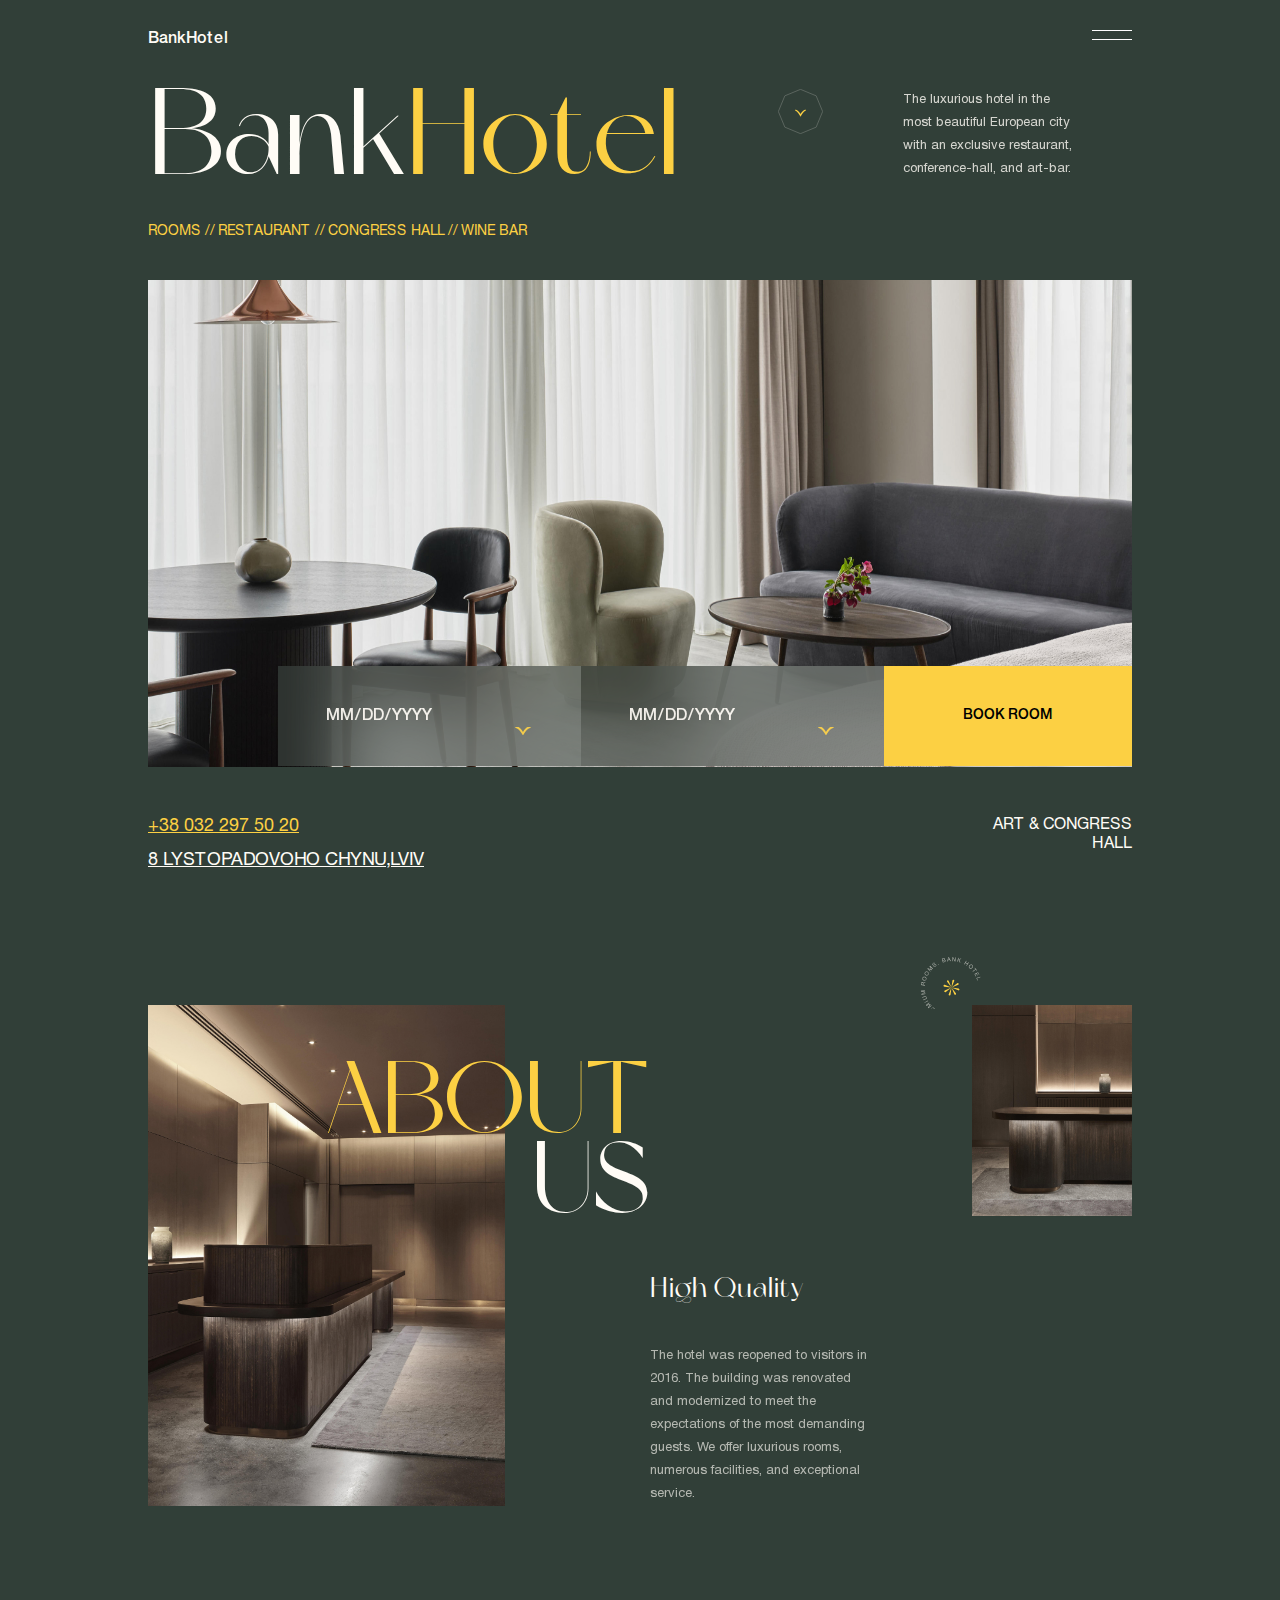
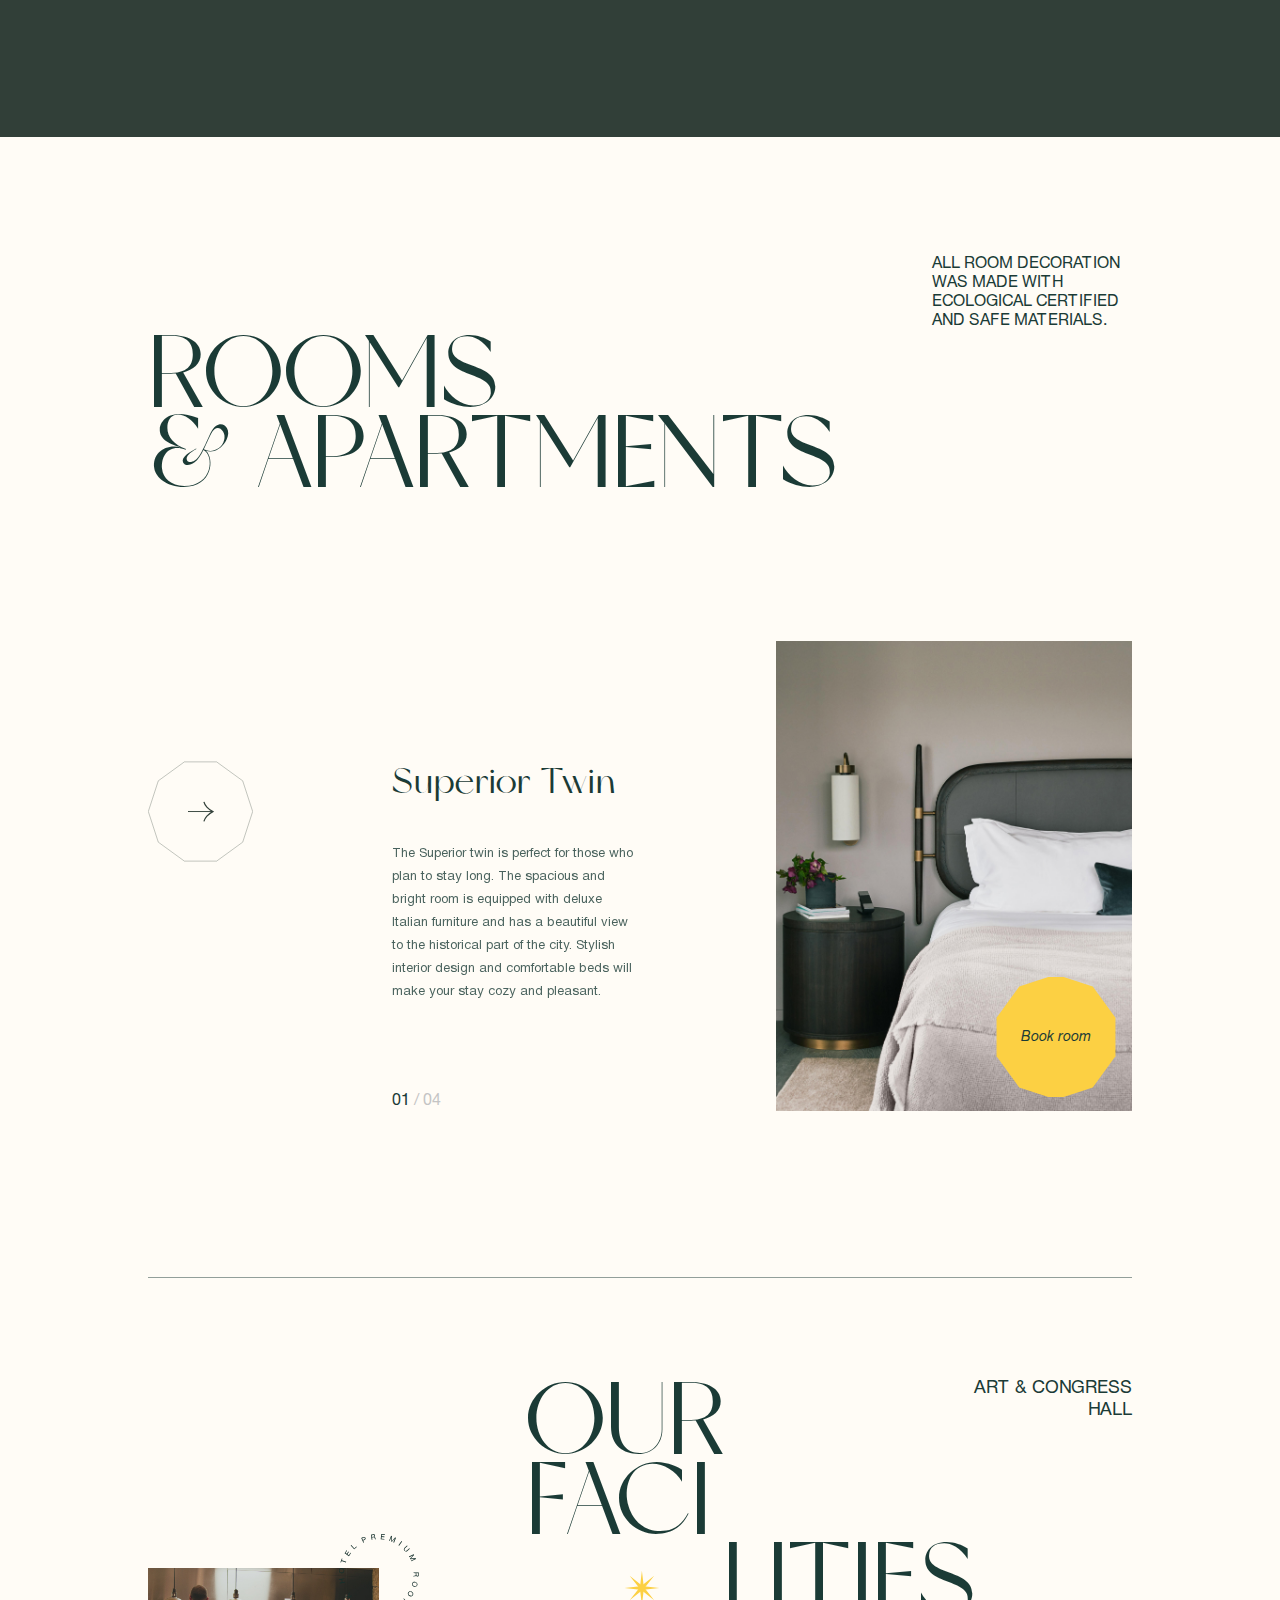
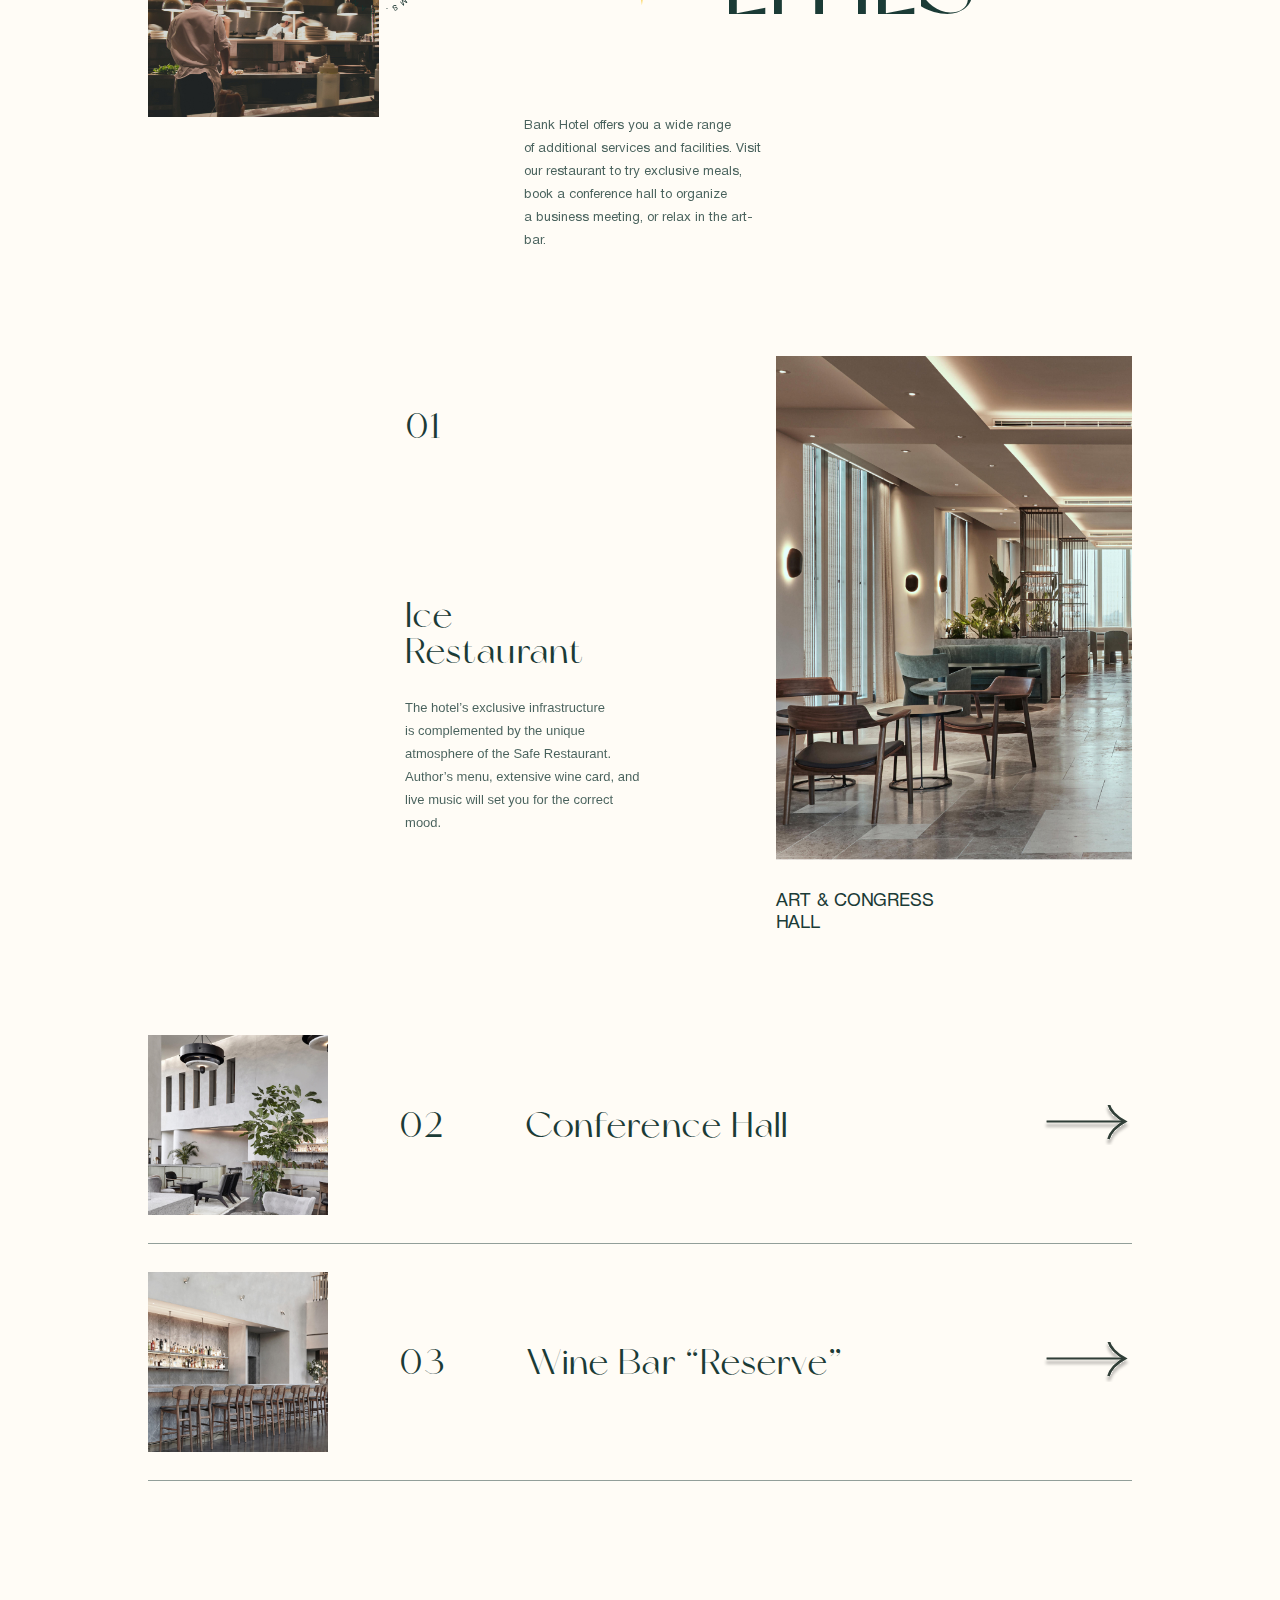
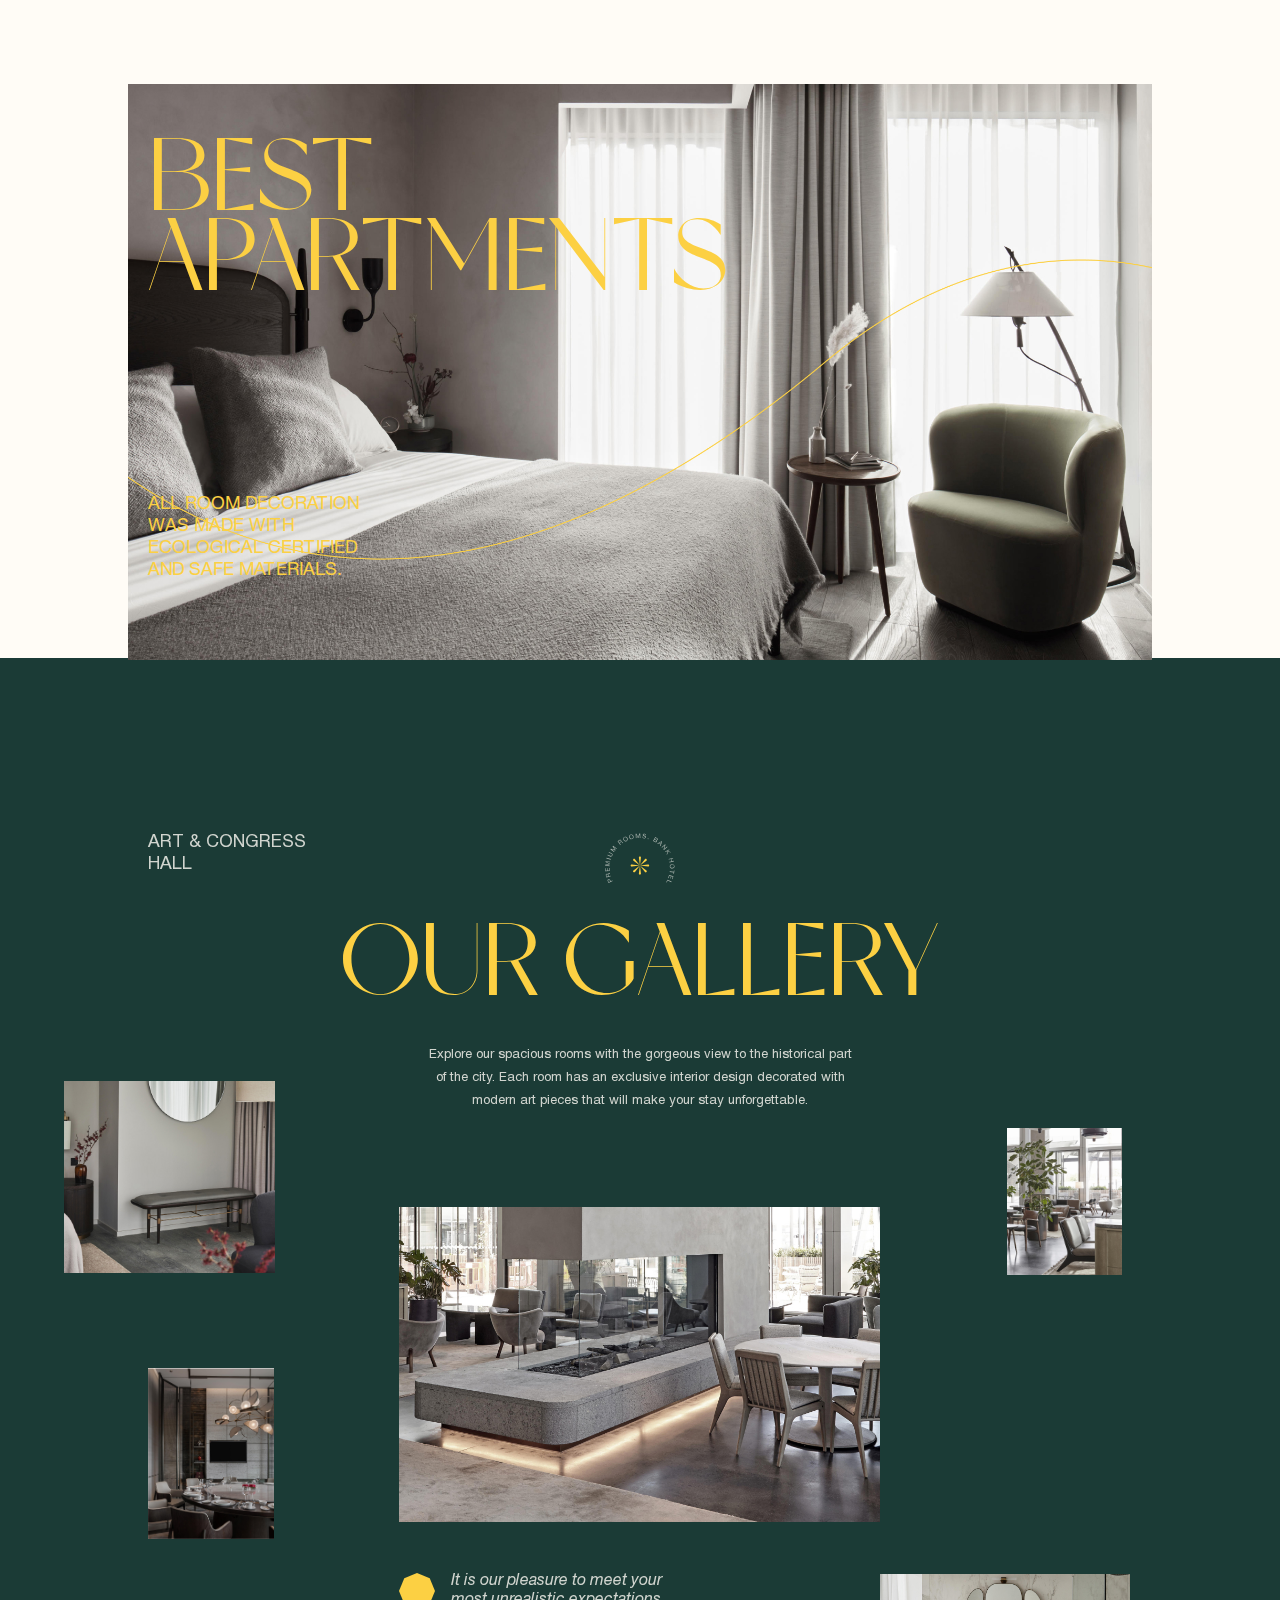
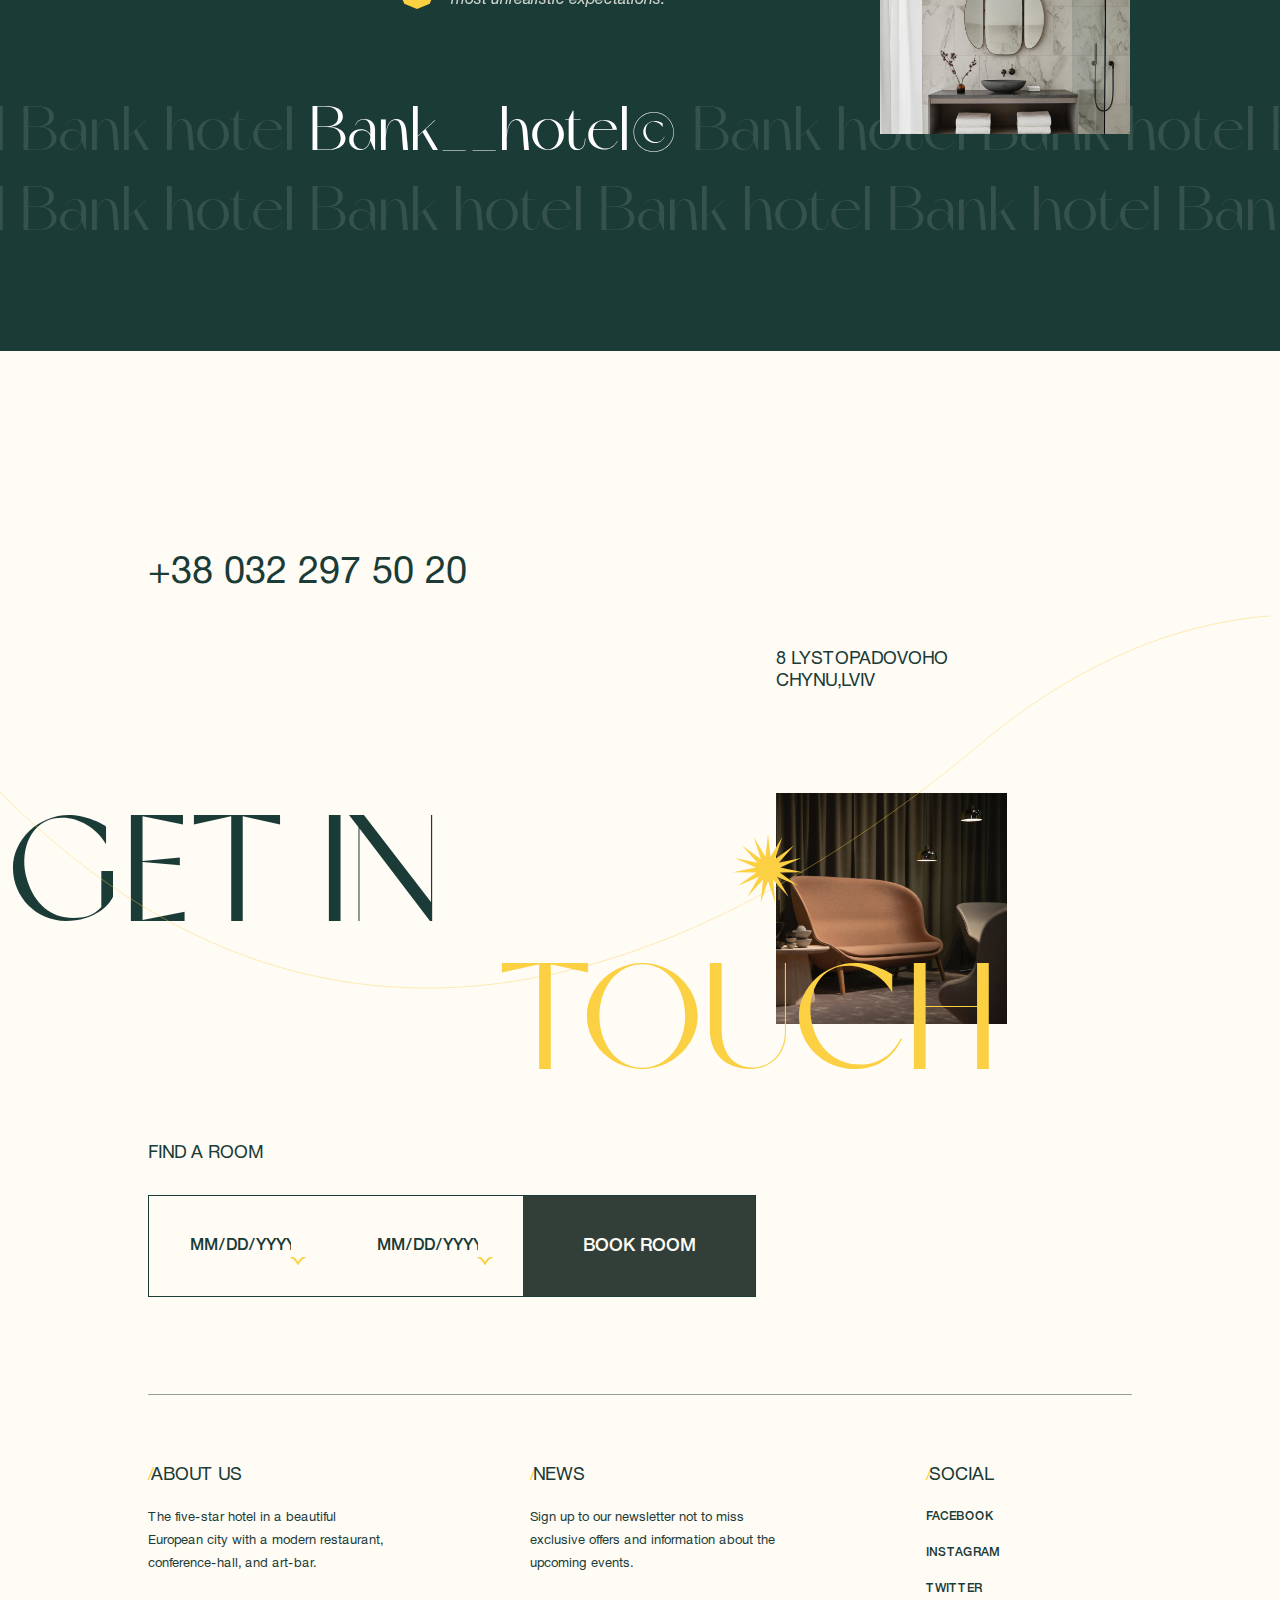
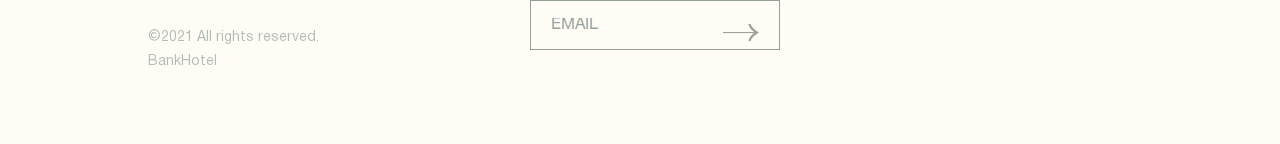
<file: index.html>
<!DOCTYPE html>
<html lang="en" xmlns="http://www.w3.org/1999/html">
<head>
	<meta charset="utf-8">
	<meta name="viewport" content="width=device-width, initial-scale=1">
	<title>BankHotel</title>
	<link rel="apple-touch-icon" sizes="180x180" href="img/favicon/apple-touch-icon.png">
	<link rel="icon" type="image/png" sizes="32x32" href="img/favicon/favicon-32x32.png">
	<link rel="icon" type="image/png" sizes="16x16" href="img/favicon/favicon-16x16.png">
	<link rel="manifest" href="img/favicon/site.webmanifest">
	<link rel="mask-icon" href="img/favicon/safari-pinned-tab.svg" color="#5">
	<link rel="shortcut icon" href="img/favicon/favicon.ico">
	<meta name="msapplication-TileColor" content="#ffffff">
	<meta name="msapplication-config" content="img/favicon/browserconfig.xml">
	<meta name="theme-color" content="#ffffff">
	<link rel="stylesheet" href="css/style.css">
</head>
<body>
<header class="header">
	<div class="wrapper wrapper-header">
		<a href="index.html" class="header__logo">
			BankHotel
		</a>
		<nav class="header__nav header__nav-wrapper">
			<div class="header__nav-top">
				<a href="index.html" class="header__nav-logo">
					BankHotel
				</a>

				<div class="header__nav-close">
					<span class="header__nav-close-line"></span>
					<span class="header__nav-close-line"></span>
				</div>
			</div>

			<ul class="header__menu">
				<li class="header__item">
					<a href="#!" class="header__link">
						Home
					</a>
				</li>
				<li class="header__item">
					<a href="#!" class="header__link">
						About
					</a>
				</li>
				<li class="header__item">
					<a href="room.html" class="header__link">
						Rooms
					</a>
				</li>
				<li class="header__item">
					<a href="restaurant.html" class="header__link">
						Restaurant
					</a>
				</li>
				<li class="header__item">
					<a href="#!" class="header__link">
						Conference hall
					</a>
				</li>
				<li class="header__item">
					<a href="#!" class="header__link">
						Contacts
					</a>
				</li>
			</ul>

			<div class="header__nav-contacts">
				<a href="tel:+380322975020" class="header__nav-number">+38 032 297 50 20</a>

				<p class="header__nav-address">
					8 Lystopadovoho Chynu,Lviv
				</p>

				<ul class="header-social__list">
					<li class="header-social__item">
						<a href="#!" class="header-social__link header__link">
							FACEBOOK
						</a>
					</li>

					<li class="header-social__item">
						<a href="#!" class="header-social__link header__link">
							INSTAGRAM
						</a>
					</li>

					<li class="header-social__item">
						<a href="#!" class="header-social__link header__link">
							TWITTER
						</a>
					</li>
				</ul>

			</div>
		</nav>

		<a href="tel:+380322975020" class="header_number">+38 032 297 50 20</a>

		<div class="header_burger burger">
			<span class="burger_line burger_line_first"></span>
			<span class="burger_line burger_line_third"></span>
		</div>
	</div>
</header>


<main class="main">
	<section class="bankHotel">
		<div class="wrapper wrapper-bankHotel">
			<div class="logo">
				<p class="big-logo">
					Bank<span class="yellow">Hotel</span>
				</p>

				<ul class="logo__list yellow">
					<li class="logo__item">
						<a href="room.html" class="logo__link">
							ROOMS
						</a>
					</li>
					<li class="logo__item">
						<a href="restaurant.html" class="logo__link">
							RESTAURANT
						</a>
					</li>
					<li class="logo__item">
						<a href="#!" class="logo__link">
							CONGRESS HALL
						</a>
					</li>
					<li class="logo__item">
						<a href="#!" class="logo__link">
							WINE BAR
						</a>
					</li>
				</ul>
			</div>

			<div class="since">
				<div class="since__buttons">
					<a href="#!" class="since__btn">
						Since 1973
					</a>

					<a href="#!" class="btn-poligon"></a>
				</div>

				<p class="since__text">
					The luxurious hotel in&nbsp;the most beautiful European city with an&nbsp;exclusive restaurant,
					conference-hall, and art-bar.
				</p>
			</div>
		</div>
	</section>

	<section class="check">
		<div class="wrapper wrapper-check">
			<div class="check__bg-wrap">
				<img src="img/check/bg.jpg" alt="room" class="check__bg">
			</div>
<!--			<div class="check__bg">-->

<!--			</div>-->
			<form action="" class="check__form">
				<input type="date" class="check__input form__item check__input-check-in" placeholder="CHECK IN"
					   onfocus="(this.type='date')" onblur="if(!this.value)this.type='text'">
				<input type="date" class="check__input form__item check__input-check-out" placeholder="CHECK OUT"
					   onfocus="(this.type='date')" onblur="if(!this.value)this.type='text'">
				<button type="submit" class="check__button form__item">
					BOOK ROOM
				</button>
			</form>

			<div class="check__text">
				<div class="check__contacts">
					<a href="tel:+380322975020" class="check__number">+38 032 297 50 20</a>
					<a href="#!" class="check__address">8 Lystopadovoho Chynu,Lviv</a>
				</div>

				<p class="check__name">
					ART &amp;&nbsp;CONGRESS <br> HALL
				</p>
			</div>
		</div>
	</section>

	<section class="about">
		<div class="wrapper wrapper-about">
			<img src="img/aboutUs/big-picture.jpg" alt="beautiful kitchen" class="about__photo-big">

			<div class="about__text">
				<h1 class="about__title">
					<span class="yellow">ABOUT</span> US
				</h1>

				<h2 class="about__subtitle">
					High quality
				</h2>

				<p class="about__descr about__descr-desktop">
					The five-star Bank Hotel was reopened to&nbsp;visitors in&nbsp;2016. The building was renovated and
					modernized to&nbsp;meet the expectations of&nbsp;the most demanding guests. We&nbsp;offer luxurious
					rooms, numerous facilities, and exceptional service.
				</p>

				<p class="about__descr about__descr-tablet">
					The hotel was reopened to visitors in 2016. The building was renovated and modernized to meet the
					expectations of the most demanding guests. We offer luxurious rooms, numerous facilities, and
					exceptional service.
				</p>

				<p class="about__descr about__descr-mobile">
					The hotel was reopened to visitors in 2016. The building was renovated and modernized to meet the
					expectations of the most demanding guests. We offer luxurious rooms, numerous facilities, and
					exceptional service. The hotel is located near the city center, which makes it the best option for
					those who travel for business and travel purposes.
				</p>
			</div>

			<div class="about__premium">
				<div class="about__photo-small">
					<img src="img/aboutUs/small-picture.jpg" alt="kitchen" class="about__photo-small__pic">
				</div>

				<div class="about__poligon">
					<a href="#rooms" class="about__rooms"></a>
				</div>
			</div>
		</div>
	</section>

	<section class="rooms" id="rooms">
		<div class="wrapper wrapper-rooms">
			<div class="rooms__head">
				<h2 class="rooms__sub-mobile">
					70 rooms
				</h2>
				<h2 class="rooms__title">
					ROOMS
					&amp;&nbsp;APARTMENTS
				</h2>

				<h2 class="rooms__title rooms__title-mobile">
					ROOMS &amp;&nbsp;<br> APARTMENTS
				</h2>

				<p class="rooms__subtitle">
					All room decoration was made with ecological certified and safe materials.
				</p>
			</div>

			<div class="slider">
				<div class="slider__left">
					<img src="img/roomsANDampartments/small-pic.jpg" alt="hallway" class="slider__img-small">
					<a href="#!" class="slider__next"></a>
				</div>

				<div class="slider__center">
					<a href="#!" class="since__btn slider__since">Since 1973</a>

					<h2 class="slider__title">
						Superior twin
					</h2>

					<p class="slider__text">
						The Superior twin is&nbsp;perfect for those who plan to&nbsp;stay long. The spacious and bright
						room is&nbsp;equipped with deluxe Italian furniture and has a&nbsp;beautiful view to&nbsp;the
						historical part of&nbsp;the city. Stylish interior design and comfortable beds will make your
						stay cozy and pleasant.
					</p>

					<p class="slider__page">
						01<span class="light-color"> / 04</span>
					</p>
				</div>

				<div class="slider__right">
					<img src="img/roomsANDampartments/big-pic.jpg" alt="bedroom" class="slider__img-big">

					<a href="#!" class="slider__book-room">
						Book room
					</a>

					<p class="slider__page slider__page-mobile">
						01<span class="light-color"> / 04</span>
					</p>
				</div>
			</div>
		</div>
	</section>

	<section class="facilities">
		<div class="wrapper wrapper-facilities">
			<div class="gray-line facilities-line"></div>
			<div class="flex facilities-reverse">
				<div class="facilities__left facilities__subtitle-mobile">
					<p class="facilities__subtitle">
						Art &amp;&nbsp;Congress hall
					</p>
				</div>

				<div class="facilities__center">
					<div class="facilities__titles">
						<div class="title-left">
							<p class="facilities__title">
								OUR FACI
							</p>

							<img src="img/facilities/star.svg" alt="star" class="facilities__star">
						</div>
						<p class="facilities__title title-right">
							LITIES
						</p>
					</div>
				</div>

				<div class="facilities__barman">
					<img src="img/facilities/barmen.jpg" alt="Barman" class="barman-image">
				</div>
			</div>


			<div class="flex">
				<div class="facilities__left facilities__left-rel facilities__left-mobile">
					<img src="img/facilities/kitchen.jpg" alt="kitchen" class="kitchen__img">
				</div>

				<div class="facilities__center facilities__center-text">
					<div class="facilities__text">
						Bank Hotel offers you a&nbsp;wide range of&nbsp;additional services and facilities. Visit our
						restaurant to&nbsp;try exclusive meals, book a&nbsp;conference hall to&nbsp;organize a&nbsp;business
						meeting, or&nbsp;relax in&nbsp;the art-bar.
					</div>
				</div>
			</div>


<!--			<div class="flex">-->
<!--				<div class="facilities__left">-->
<!--					<h2 class="facilities__subtitle">-->
<!--						Art &amp;&nbsp;Congress hall-->
<!--					</h2>-->

<!--					<img src="img/facilities/kitchen.jpg" alt="kitchen" class="kitchen__img">-->
<!--				</div>-->

<!--				<div class="facilities__center">-->
<!--					<div class="facilities__titles">-->
<!--						<div class="title-left">-->
<!--							<p class="facilities__title">-->
<!--								OUR FACI-->
<!--							</p>-->

<!--							<img src="img/facilities/star.svg" alt="star" class="facilities__star">-->
<!--						</div>-->

<!--						<p class="facilities__title title-right">-->
<!--							LITIES-->
<!--						</p>-->
<!--					</div>-->

<!--					<div class="facilities__text">-->
<!--						Bank Hotel offers you a&nbsp;wide range of&nbsp;additional services and facilities. Visit our-->
<!--						restaurant to&nbsp;try exclusive meals, book a&nbsp;conference hall to&nbsp;organize a&nbsp;business-->
<!--						meeting, or&nbsp;relax in&nbsp;the art-bar.-->
<!--					</div>-->
<!--				</div>-->

<!--				<div class="facilities__barman">-->
<!--					<img src="img/facilities/barmen.jpg" alt="Barman" class="barman-image">-->
<!--				</div>-->
<!--			</div>-->
		</div>
	</section>

	<section class="zones">
		<div class="wrapper wrapper-zones">
			<div class="zone">
				<div class="zone__text">
					<h2 class="zone__page">
						01
					</h2>

					<h2 class="zone__title">
						Ice	restaurant
					</h2>

					<p class="zone__descr">
						The hotel&rsquo;s exclusive infrastructure is&nbsp;complemented by&nbsp;the unique atmosphere
						of&nbsp;the Safe Restaurant. Author&rsquo;s menu, extensive wine card, and live music will set you
						for the correct mood.
					</p>
				</div>

<!--				<div class="zone__text-mobile">-->
<!--					<h2 class="zone__page-mobile">-->
<!--						01-->
<!--					</h2>-->

<!--					<h2 class="zone__title-mobile">-->
<!--						Ice	restaurant-->
<!--					</h2>-->

<!--					<p class="zone__descr-mobile">-->
<!--						The hotel&rsquo;s exclusive infrastructure is&nbsp;complemented by&nbsp;the unique atmosphere-->
<!--						of&nbsp;the Safe Restaurant. Author&rsquo;s menu, extensive wine card, and live music will set you-->
<!--						for the correct mood.-->
<!--					</p>-->
<!--				</div>-->

				<div class="">
					<img src="img/zones/ice-restaurant.jpg" alt="ice restaurant" class="zone__img">
					<p class="subtitle-hidden">
						Art & Congress hall
					</p>
				</div>
			</div>

			<div class="cards">
				<div class="card">
					<img src="img/zones/conference%20hall.jpg" alt="conference hall" class="card__img">

					<p class="card__num">
						02
					</p>

					<p class="card__name">
						conference hall
					</p>

					<a href="#!" class="card__open"></a>
				</div>
				<div class="gray-line zone__line"></div>

				<div class="card">
					<img src="img/zones/wine-bar.jpg" alt="wine bar" class="card__img">

					<p class="card__num">
						03
					</p>

					<p class="card__name">
						Wine bar “reserve”
					</p>

					<a href="#!" class="card__open"></a>
				</div>
				<div class="gray-line zone__line"></div>
			</div>
		</div>
	</section>

	<section class="best">
		<div class="best__bg">
			<img src="img/BestApartments/bg.jpg" alt="Best Apartments">
		</div>

		<div class="best__bg-mobile">
			<img src="img/BestApartments/bg-mobile.jpg" alt="Best Apartments">
		</div>

		<div class="wrapper wrapper-best">
			<div class="best__text">
				<h2 class="best__title yellow">
					BEST <br> APARTMENTS
				</h2>

				<p class="best__descr yellow">
					All room decoration was made with ecological certified and safe materials.
				</p>
			</div>

			<h2 class="best__title best__title-mobile yellow">
				BEST <br> APARTMENTS
			</h2>

			<p class="best__descr best__descr-mobile yellow">
				All room decoration was made with ecological certified and safe materials.
			</p>
		</div>
	</section>

	<section class="gallery">
		<div class="wrapper">
			<h2 class="gallery__subtitle">
				Art &amp;&nbsp;Congress <br> hall
			</h2>


			<div class="gallery__main">
				<img src="img/gallery/label-round.svg" alt="Premium room" class="gallery__round-logo">

				<h2 class="gallery__title yellow">
					OUR GALLERY
				</h2>

				<div class="gallery__descr">
					Explore our spacious rooms with the gorgeous view to&nbsp;the historical part of&nbsp;the city. Each
					room has an&nbsp;exclusive interior design decorated with modern art pieces that will make your stay
					unforgettable.
				</div>
			</div>
		</div>

		<div class="wrapper-gallery">
			<div class="gallery__photo gallery__photo-desktop">
				<div class="gallery__center">
					<img src="img/gallery/living-room.jpg" alt="Living room" class="gallery__living">

					<div class="gallery__signature signature">
						<img src="img/gallery/yellow-poligon.svg" alt="Yellow poligon" class="yellow-poligon">

						<p class="signature__text">
							It&nbsp;is&nbsp;our pleasure to&nbsp;meet your most unrealistic expectations.
						</p>
					</div>
				</div>
				<img src="img/gallery/hallway.jpg" alt="Hallway" class="gallery__pic gallery__hallway">
				<img src="img/gallery/dining-room.jpg" alt="Dining room" class="gallery__pic gallery__dining">
				<img src="img/gallery/bathroom.jpg" alt="Bathroom" class="gallery__pic gallery__bathroom">
				<img src="img/gallery/restaurant.jpg" alt="Restaurant" class="gallery__pic gallery__restaurant">
			</div>


			<div class="gallery__photo gallery__photo-mobile">
<!--				<div class="gallery__center">-->
					<img src="img/gallery/center-mobile.jpg" alt="Living room" class="gallery__living">
<!--				</div>-->
					<div class="wrapper gallery__signature signature">
						<img src="img/gallery/yellow-poligon.svg" alt="Yellow poligon" class="yellow-poligon">

						<p class="signature__text">
							It&nbsp;is&nbsp;our pleasure to&nbsp;meet your most unrealistic expectations.
						</p>
					</div>
				<img src="img/gallery/kitchen-mobile.jpg" alt="Kitchen" class="gallery__pic gallery__kitchen">
				<img src="img/gallery/bathroom-mobile.jpg" alt="Bathroom" class="gallery__pic gallery__bathroom">
<!--				<div class="bg-transparent">-->
					<img src="img/gallery/bathroom2-mobile.jpg" alt="Bathroom" class="gallery__pic gallery__bath">
					<img src="img/gallery/restaurant.jpg" alt="Restaurant" class="gallery__pic gallery__restaurant">
<!--				</div>-->
			</div>

			<p class="text-endless">
				Bank hotel Bank hotel Bank hotel Bank hotel <span class="span-white"> Bank__hotel©</span> Bank hotel Bank hotel Bank hotel  Bank hotel Bank
				hotel Bank hotel Bank hotel Bank hotel Bank hotel Bank hotel Bank hotel
			</p>
		</div>
	</section>

	<section class="get"><!--TODO:позиционирование заголова кривое. Звезда наезжает на картинку. Заголовок спозиционирован относительно окна?-->
		<div class="wrapper wrapper-get">
			<a href="tel:+380322975020" class="get__number">+38 032 297 50 20</a>

			<div class="get__right">
				<p class="get__address">
					8 Lystopadovoho Chynu,Lviv
				</p>

				<img src="img/get/room.jpg" alt="Room" class="get__img">
			</div>

			<h2 class="get__title">
				<span class="span-left">GET IN</span> <br><span class="span-right yellow">TOUCH</span>
			</h2>

			<div class="get__bg">
				<img src="img/get/star.svg" alt="Star" class="get__star">
				<img src="img/get/vector.svg" alt="Vector" class="get__vector">
			</div>

			<div class="get__book-mobile">
				<a href="#!">Book room</a>
			</div>

			<h2 class="get__subtitle">
				FIND A ROOM
			</h2>

			<form action="" class="find__form">
				<input type="date" class="find__input find__form-item find__input-check-in" placeholder="CHECK IN"
					   onfocus="(this.type='date')" onblur="if(!this.value)this.type='text'">

				<input type="date" class="find__input find__form-item find__input-check-out" placeholder="CHECK OUT"
					   onfocus="(this.type='date')" onblur="if(!this.value)this.type='text'">
				<button type="submit" class="find__button find__form-item">
					BOOK ROOM
				</button>
			</form>

			<div class="gray-line get__line"></div>
		</div>
	</section>
</main>

<footer class="footer">
	<div class="wrapper wrapper-footer">
		<div class="footer__column footer__about">
			<h2 class="footer__title">
				ABOUT US
			</h2>
			<p class="footer__text footer__about-text">
				The five-star hotel in&nbsp;a&nbsp;beautiful European city with a&nbsp;modern restaurant,
				conference-hall, and art-bar.
			</p>

			<p class="footer__copy">
				&copy;2021 All rights reserved. BankHotel
			</p>
		</div>

		<div class="footer__column footer__news">
			<h2 class="footer__title">
				NEWS
			</h2>

			<p class="footer__text footer__news-text">
				Sign up&nbsp;to&nbsp;our newsletter not to&nbsp;miss exclusive offers and information about the upcoming
				events.
			</p>

			<form action="" class="footer__form">
				<input type="email" class="form__input" placeholder="EMAIL">
			</form>
		</div>

		<div class="footer__column footer__social">
			<h2 class="footer__title">
				SOCIAL
			</h2>

			<ul class="footer__list">
				<li class="footer__item">
					<a href="#!" class="footer__link">
						FACEBOOK
					</a>
				</li>

				<li class="footer__item">
					<a href="#!" class="footer__link">
						INSTAGRAM
					</a>
				</li>

				<li class="footer__item">
					<a href="#!" class="footer__link">
						TWITTER
					</a>
				</li>
			</ul>
		</div>
	</div>

	<div class="wrapper footer-mobile">
		<p class="footer__copy footer__copy-mobile">
			&copy;2021 All rights reserved. BankHotel
		</p>
	</div>
</footer>

<script src="./js/script.js"></script>
</body>
</html>
</file>
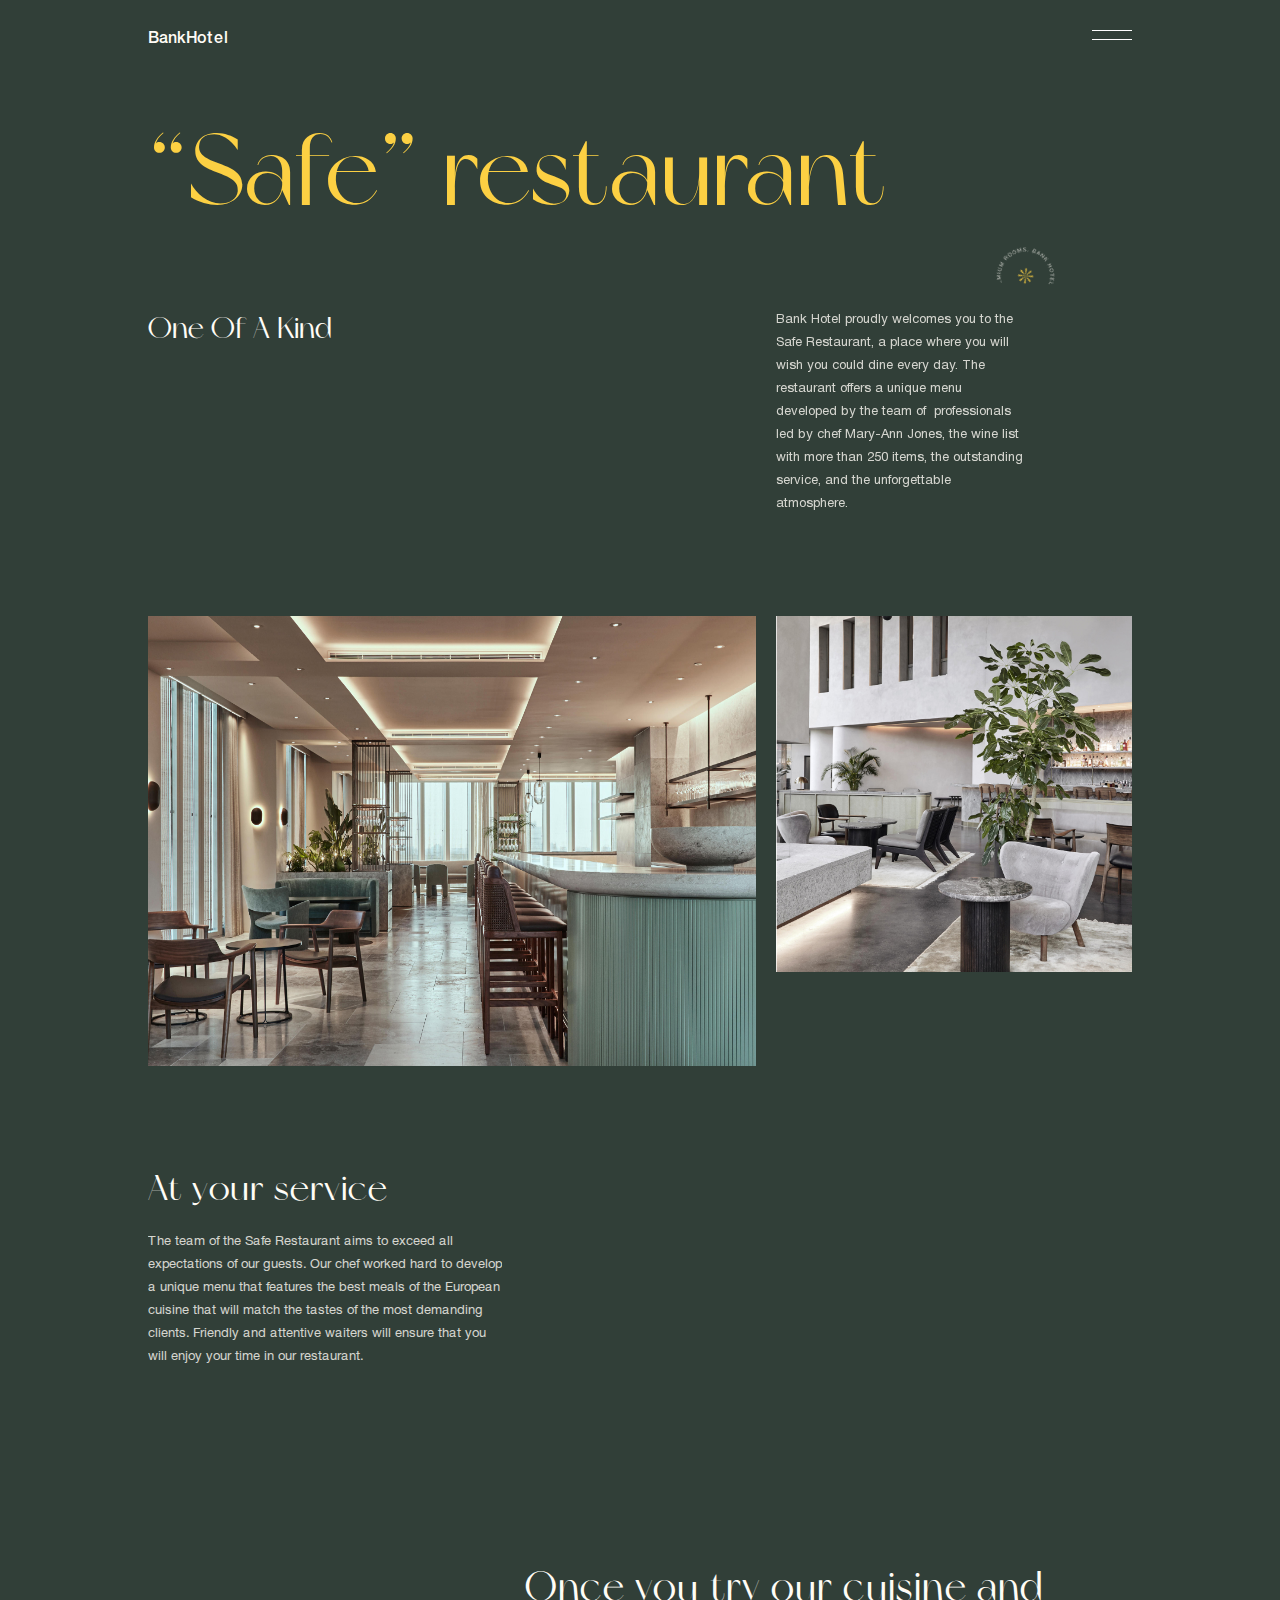
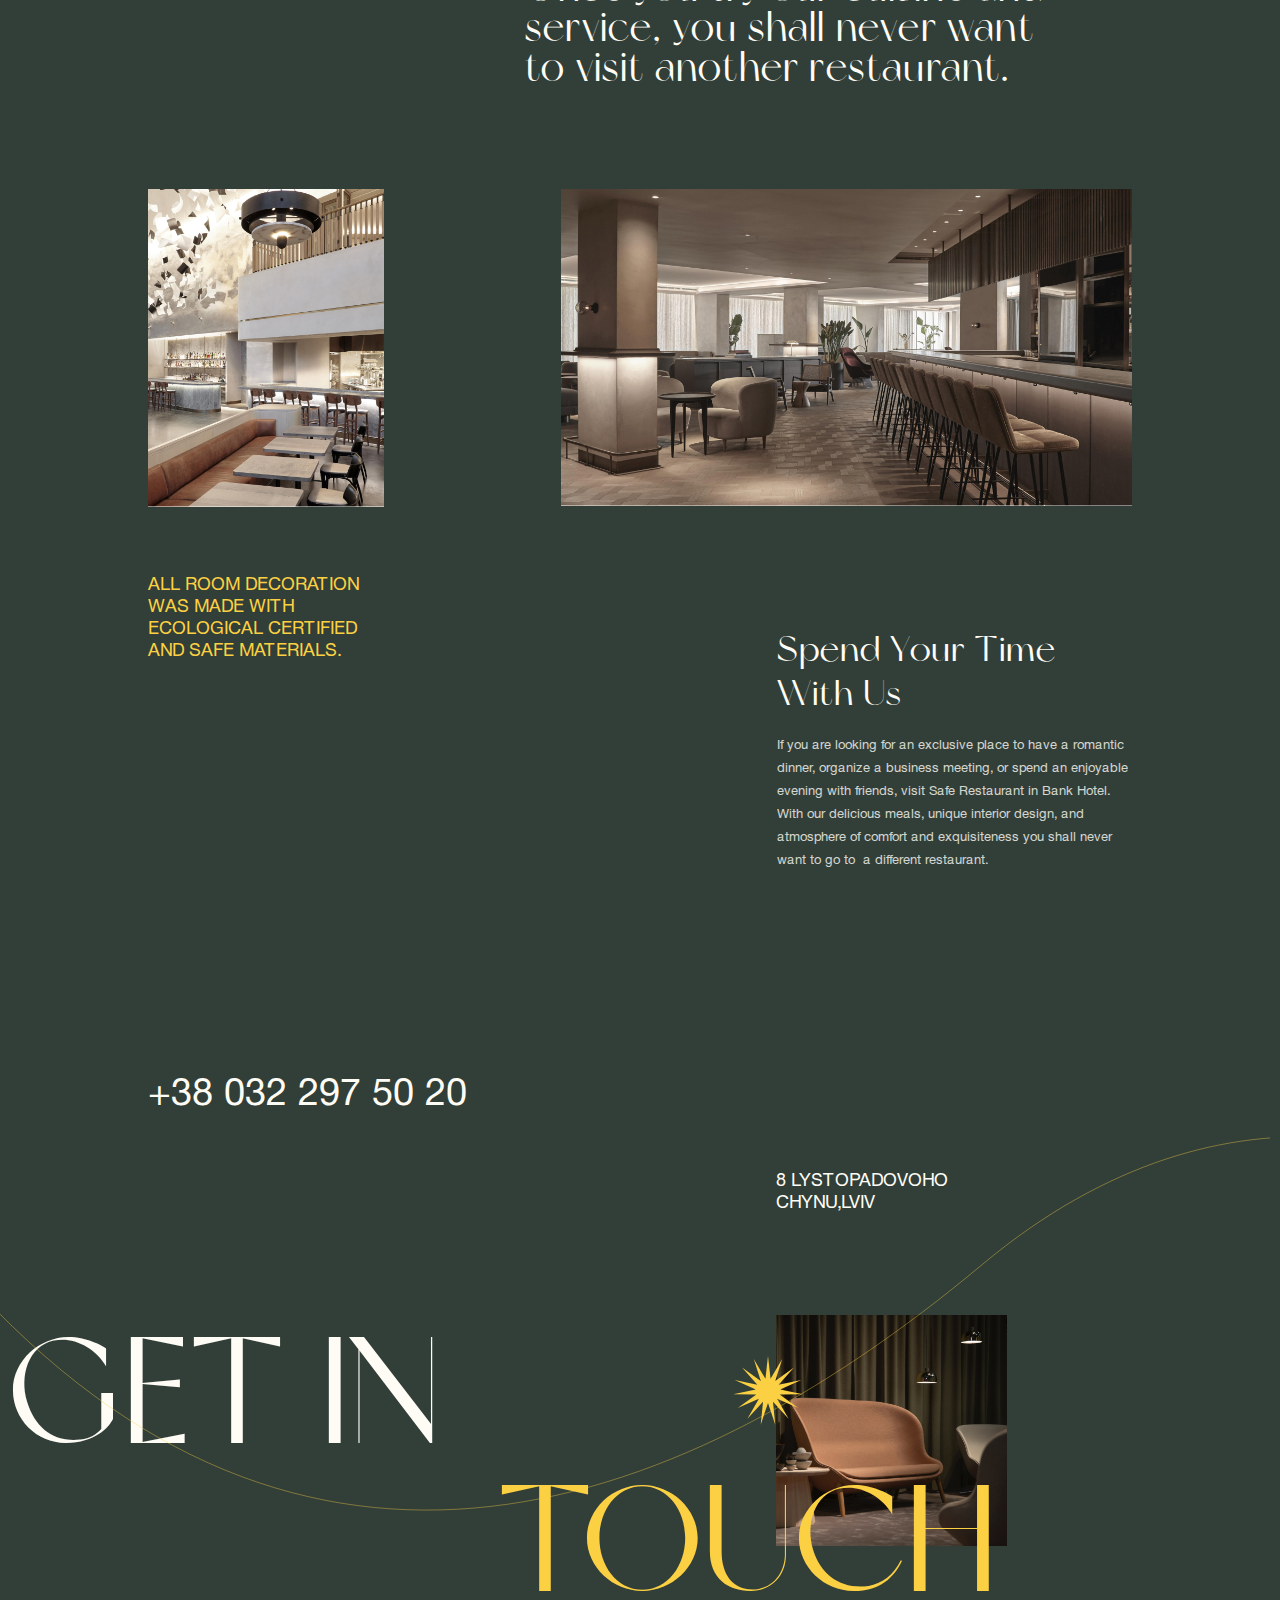
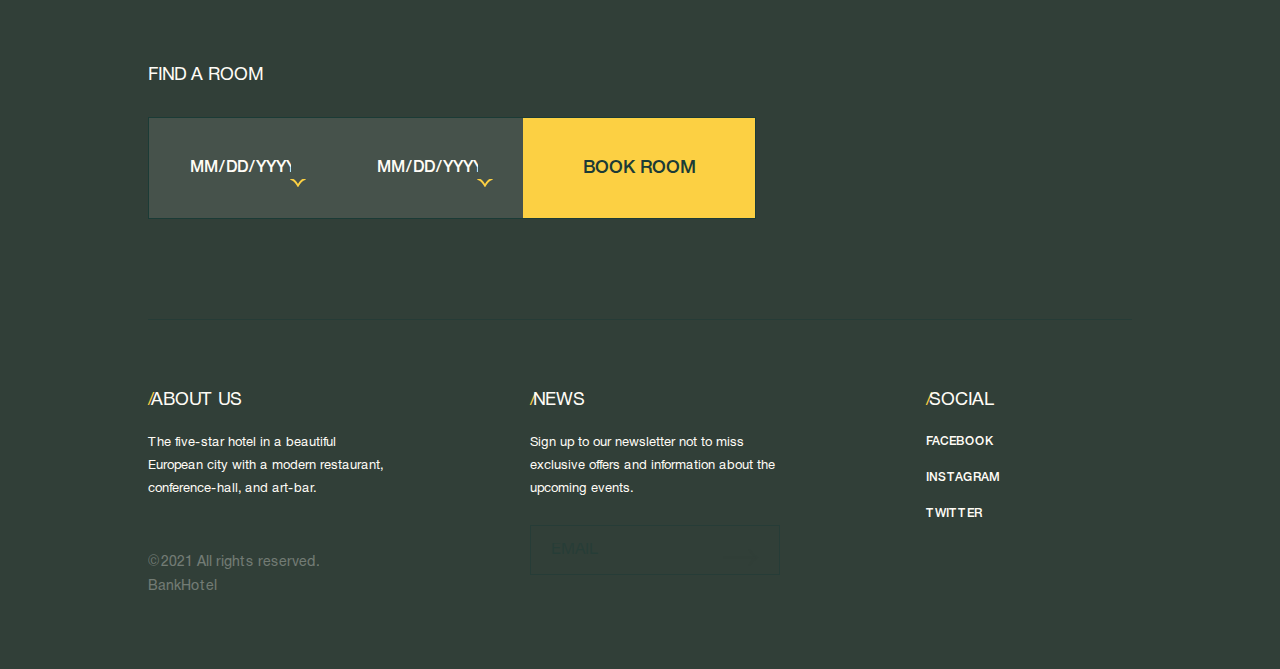
<file: restaurant.html>
<!DOCTYPE html>
<html lang="en" xmlns="http://www.w3.org/1999/html">
<head>
    <meta charset="utf-8">
    <meta name="viewport" content="width=device-width, initial-scale=1">
    <title>BankHotel</title>
    <link rel="apple-touch-icon" sizes="180x180" href="img/favicon/apple-touch-icon.png">
    <link rel="icon" type="image/png" sizes="32x32" href="img/favicon/favicon-32x32.png">
    <link rel="icon" type="image/png" sizes="16x16" href="img/favicon/favicon-16x16.png">
    <link rel="manifest" href="img/favicon/site.webmanifest">
    <link rel="mask-icon" href="img/favicon/safari-pinned-tab.svg" color="#5">
    <link rel="shortcut icon" href="img/favicon/favicon.ico">
    <meta name="msapplication-TileColor" content="#ffffff">
    <meta name="msapplication-config" content="img/favicon/browserconfig.xml">
    <meta name="theme-color" content="#ffffff">
    <link rel="stylesheet" href="css/style.css">
</head>
<body>
<header class="header">
    <div class="wrapper wrapper-header">
        <a href="index.html" class="header__logo">
            BankHotel
        </a>
        <nav class="header__nav header__nav-wrapper">
            <div class="header__nav-top">
                <a href="index.html" class="header__nav-logo">
                    BankHotel
                </a>

                <div class="header__nav-close">
                    <span class="header__nav-close-line"></span>
                    <span class="header__nav-close-line"></span>
                </div>
            </div>

            <ul class="header__menu">
                <li class="header__item">
                    <a href="#!" class="header__link">
                        Home
                    </a>
                </li>
                <li class="header__item">
                    <a href="#!" class="header__link">
                        About
                    </a>
                </li>
                <li class="header__item">
                    <a href="room.html" class="header__link">
                        Rooms
                    </a>
                </li>
                <li class="header__item">
                    <a href="restaurant.html" class="header__link">
                        Restaurant
                    </a>
                </li>
                <li class="header__item">
                    <a href="#!" class="header__link">
                        Conference hall
                    </a>
                </li>
                <li class="header__item">
                    <a href="#!" class="header__link">
                        Contacts
                    </a>
                </li>
            </ul>

            <div class="header__nav-contacts">
                <a href="tel:+380322975020" class="header__nav-number">+38 032 297 50 20</a>

                <p class="header__nav-address">
                    8 Lystopadovoho Chynu,Lviv
                </p>

                <ul class="header-social__list">
                    <li class="header-social__item">
                        <a href="#!" class="header-social__link header__link">
                            FACEBOOK
                        </a>
                    </li>

                    <li class="header-social__item">
                        <a href="#!" class="header-social__link header__link">
                            INSTAGRAM
                        </a>
                    </li>

                    <li class="header-social__item">
                        <a href="#!" class="header-social__link header__link">
                            TWITTER
                        </a>
                    </li>
                </ul>

            </div>
        </nav>

        <a href="tel:+380322975020" class="header_number">+38 032 297 50 20</a>

        <div class="header_burger burger">
            <span class="burger_line burger_line_first"></span>
            <span class="burger_line burger_line_third"></span>
        </div>
    </div>
</header>

<main class="main green">
    <section class="safe wrapper">
        <h2 class="safe__title yellow">
            “Safe” restaurant
        </h2>
        <div class="safe__top">
            <h2 class="safe__subtitle safe__left safe__top-left">
                One of a Kind
            </h2>

            <p class="safe__descr safe__top-right">
                Bank Hotel proudly welcomes you to&nbsp;the Safe Restaurant, a&nbsp;place where you will wish you could
                dine every day. The restaurant offers a&nbsp;unique menu developed by&nbsp;the team of&nbsp;
                professionals led by&nbsp;chef Mary-Ann Jones, the wine list with more than 250&nbsp;items, the
                outstanding service, and the unforgettable atmosphere.
            </p>
        </div>

        <div class="safe__bottom">
            <img src="img/safe/restaurant-1.jpg" alt="restaurant" class="safe__left safe__left-img safe__bottom-left">

            <img src="img/safe/restaurant-2.jpg" alt="restaurant" class="safe__right safe__right-img safe__bottom-right">
        </div>
    </section>

    <section class="service">
        <div class="wrapper wrapper-service">
            <div class="service__top">
                <div class="service__left service__top-left">
                    <h2 class="service__subtitle">
                        At your service
                    </h2>

                    <p class="service__text">
                        The team of&nbsp;the Safe Restaurant aims to&nbsp;exceed all expectations of&nbsp;our guests. Our
                        chef worked hard to&nbsp;develop a&nbsp;unique menu that features the best meals of&nbsp;the
                        European cuisine that will match the tastes of&nbsp;the most demanding clients. Friendly and
                        attentive waiters will ensure that you will enjoy your time in&nbsp;our restaurant.
                    </p>
                </div>


                <p class="service__descr service__right service__top-right">
                    Once you try our cuisine and service, you shall never want to&nbsp;visit another restaurant.
                </p>
            </div>

            <div class="service__bottom">
                <div class="service__figure figure-service service__left service__bottom-left">
                    <img src="img/safe/restaurant-3.jpg" alt="restaurant" class=" service__left-img ">

                    <p class="figure-service__text yellow">
                        All room decoration was made with ecological certified and safe materials.
                    </p>
                </div>

                <div class="service__figure figure-service service__right service__bottom-right">
                    <img src="img/safe/restaurant-4.jpg" alt="restaurant" class="service__right-img">
                    <img src="img/safe/restaurant-4-mobile.svg" alt="restaurant" class="service__right-img-mobile">


                    <h2 class="figure-service__title">
                        Spend Your Time With Us
                    </h2>

                    <p class="figure-service__descr">
                        If&nbsp;you are looking for an&nbsp;exclusive place to&nbsp;have a&nbsp;romantic dinner,
                        organize a&nbsp;business meeting, or&nbsp;spend an&nbsp;enjoyable evening with friends, visit
                        Safe Restaurant in&nbsp;Bank Hotel. With our delicious meals, unique interior design, and
                        atmosphere of&nbsp;comfort and exquisiteness you shall never want to&nbsp;go&nbsp;to&nbsp;
                        a&nbsp;different restaurant.
                    </p>
                </div>
            </div>
        </div>
    </section>
    <section class="get get-restaurant">
        <div class="wrapper wrapper-get">
            <a href="tel:+380322975020" class="get__number">+38 032 297 50 20</a>

            <div class="get__right">
                <p class="get__address">
                    8 Lystopadovoho Chynu,Lviv
                </p>

                <img src="img/get/room.jpg" alt="Room" class="get__img">
            </div>

            <h2 class="get__title">
                <span class="span-left">GET IN</span> <br><span class="span-right yellow">TOUCH</span>
            </h2>

            <div class="get__bg">
                <img src="img/get/star.svg" alt="Star" class="get__star">
                <img src="img/get/vector.svg" alt="Vector" class="get__vector">
            </div>

            <div class="get__book-mobile">
                <a href="#!">Book room</a>
            </div>

            <h2 class="get__subtitle">
                FIND A ROOM
            </h2>

            <form action="" class="find__form">
                <input type="date" class="find__input find__form-item find__input-check-in" placeholder="CHECK IN"
                       onfocus="(this.type='date')" onblur="if(!this.value)this.type='text'">

                <input type="date" class="find__input find__form-item find__input-check-out" placeholder="CHECK OUT"
                       onfocus="(this.type='date')" onblur="if(!this.value)this.type='text'">
                <button type="submit" class="find__button find__form-item">
                    BOOK ROOM
                </button>
            </form>

            <div class="gray-line get__line"></div>
        </div>
    </section>
</main>

<footer class="footer footer-restaurant green">
    <div class="wrapper wrapper-footer">
        <div class="footer__column footer__about">
            <h2 class="footer__title">
                ABOUT US
            </h2>
            <p class="footer__text footer__about-text">
                The five-star hotel in&nbsp;a&nbsp;beautiful European city with a&nbsp;modern restaurant,
                conference-hall, and art-bar.
            </p>

            <p class="footer__copy">
                &copy;2021 All rights reserved. BankHotel
            </p>
        </div>

        <div class="footer__column footer__news">
            <h2 class="footer__title">
                NEWS
            </h2>

            <p class="footer__text footer__news-text">
                Sign up&nbsp;to&nbsp;our newsletter not to&nbsp;miss exclusive offers and information about the upcoming
                events.
            </p>

            <form action="" class="footer__form">
                <input type="email" class="form__input" placeholder="EMAIL">
            </form>
        </div>

        <div class="footer__column footer__social">
            <h2 class="footer__title">
                SOCIAL
            </h2>

            <ul class="footer__list">
                <li class="footer__item">
                    <a href="#!" class="footer__link">
                        FACEBOOK
                    </a>
                </li>

                <li class="footer__item">
                    <a href="#!" class="footer__link">
                        INSTAGRAM
                    </a>
                </li>

                <li class="footer__item">
                    <a href="#!" class="footer__link">
                        TWITTER
                    </a>
                </li>
            </ul>
        </div>
    </div>

    <div class="wrapper footer-mobile">
        <p class="footer__copy footer__copy-mobile">
            &copy;2021 All rights reserved. BankHotel
        </p>
    </div>
</footer>
<script src="./js/script.js"></script>
</body>
</html>
</file>
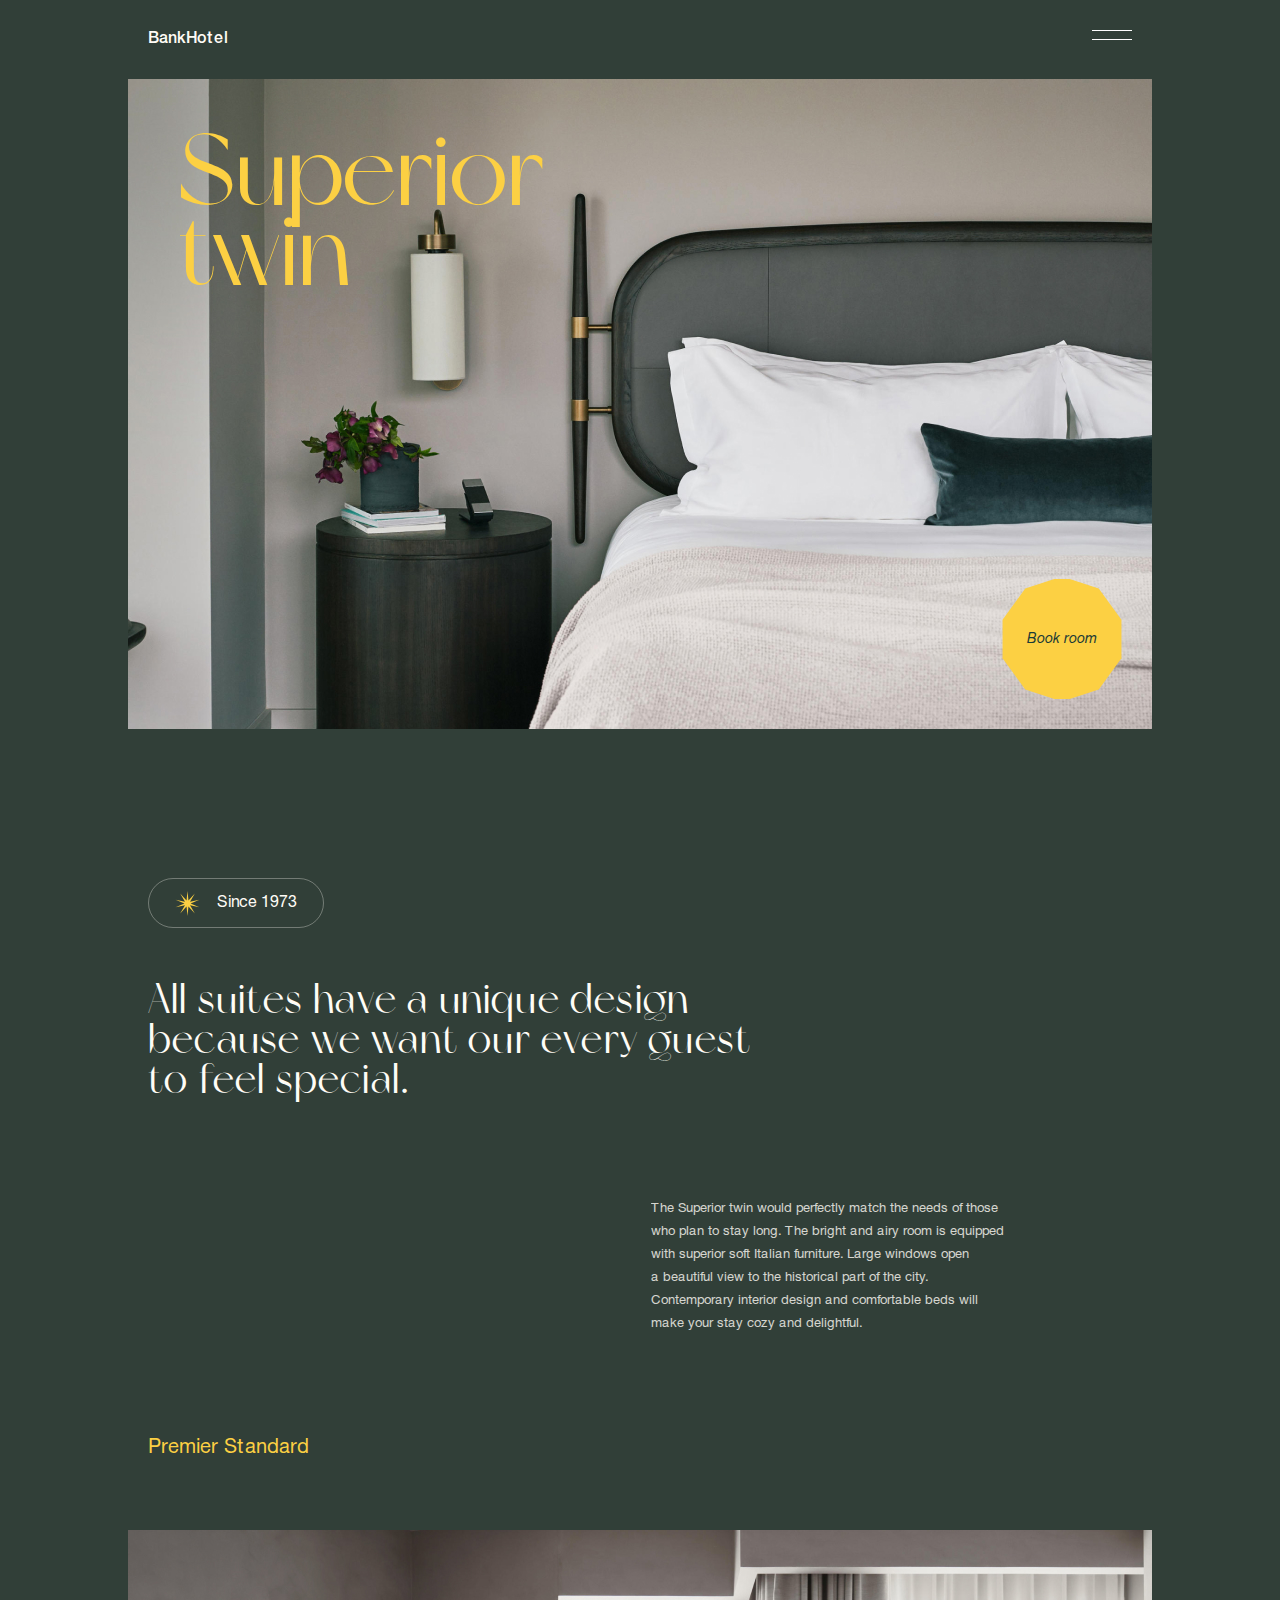
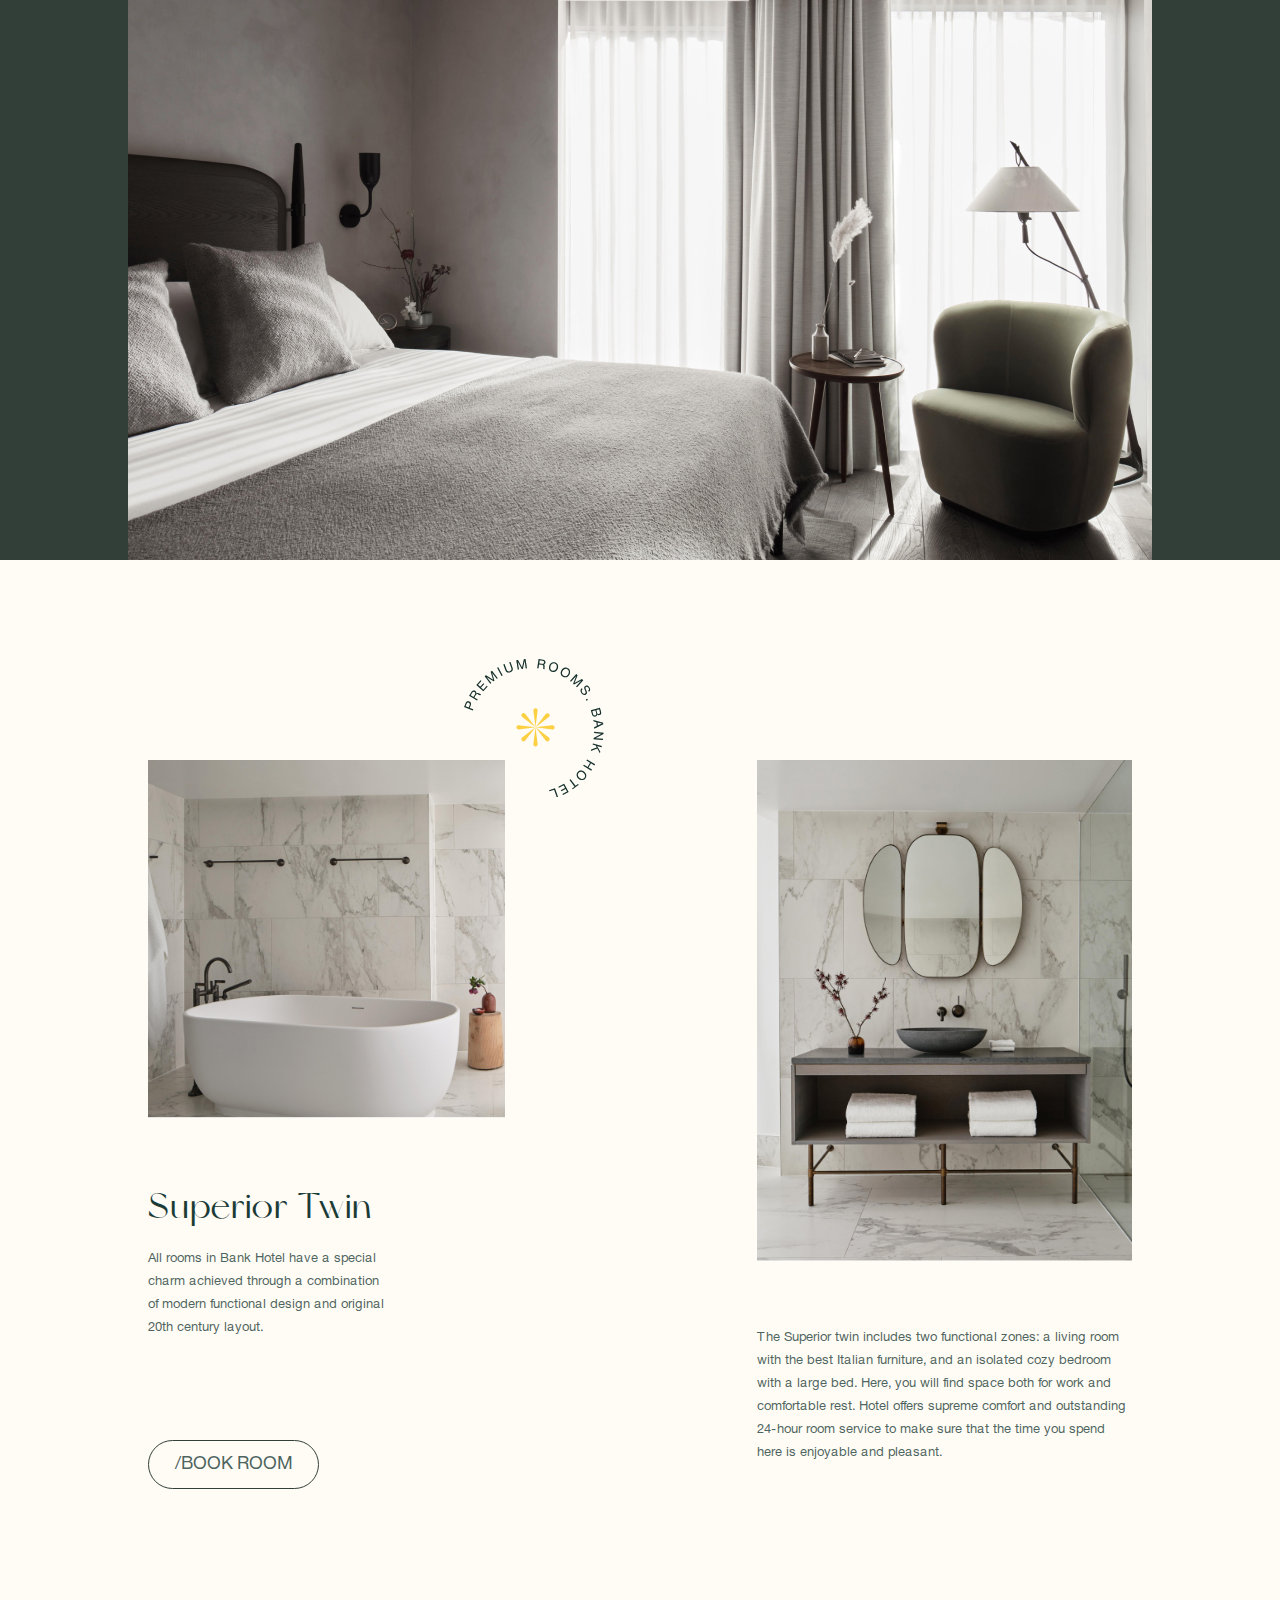
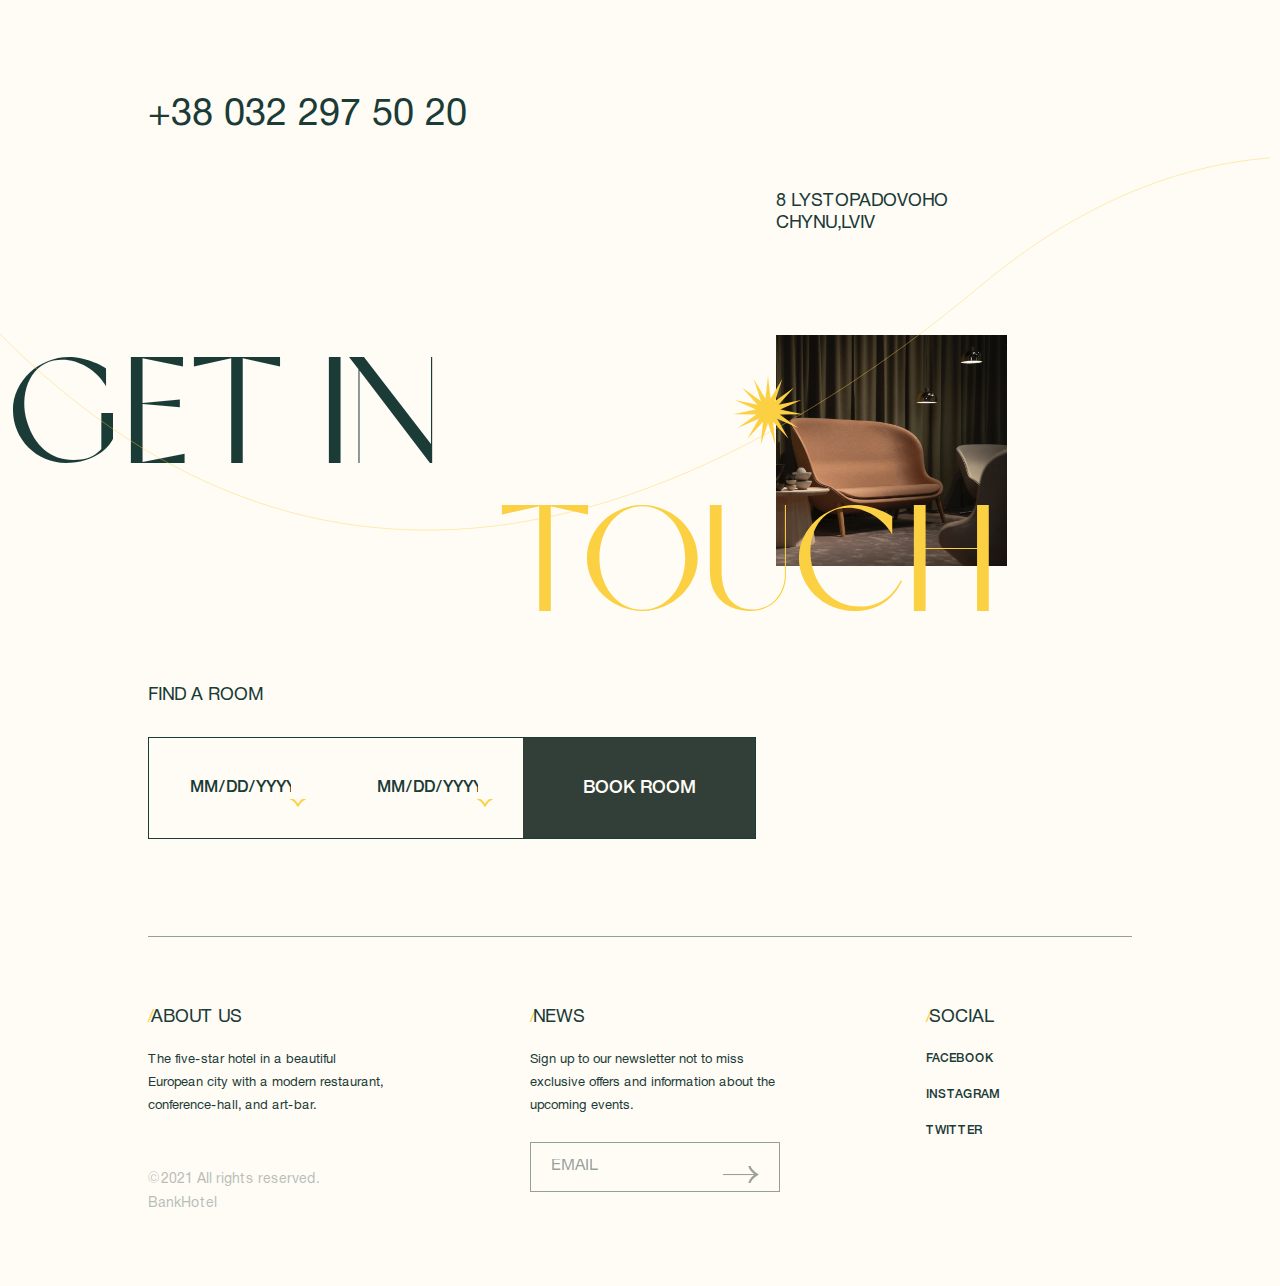
<file: room.html>
<!DOCTYPE html>
<html lang="en" xmlns="http://www.w3.org/1999/html">
<head>
    <meta charset="utf-8">
    <meta name="viewport" content="width=device-width, initial-scale=1">
    <title>BankHotel</title>
    <link rel="apple-touch-icon" sizes="180x180" href="img/favicon/apple-touch-icon.png">
    <link rel="icon" type="image/png" sizes="32x32" href="img/favicon/favicon-32x32.png">
    <link rel="icon" type="image/png" sizes="16x16" href="img/favicon/favicon-16x16.png">
    <link rel="manifest" href="img/favicon/site.webmanifest">
    <link rel="mask-icon" href="img/favicon/safari-pinned-tab.svg" color="#5">
    <link rel="shortcut icon" href="img/favicon/favicon.ico">
    <meta name="msapplication-TileColor" content="#ffffff">
    <meta name="msapplication-config" content="img/favicon/browserconfig.xml">
    <meta name="theme-color" content="#ffffff">
    <link rel="stylesheet" href="css/style.css">
</head>
<body>
<!--<header class="header header-room">-->
<!--    <div class="wrapper wrapper-header">-->
<!--        <a href="index.html" class="header__logo">-->
<!--            BankHotel-->
<!--        </a>-->

<!--        <ul class="header__menu">-->
<!--            <li class="header__item">-->
<!--                <a href="index.html" class="header__link">-->
<!--                    Home-->
<!--                </a>-->
<!--            </li>-->
<!--            <li class="header__item">-->
<!--                <a href="#!" class="header__link">-->
<!--                    About-->
<!--                </a>-->
<!--            </li>-->
<!--            <li class="header__item">-->
<!--                <a href="room.html" class="header__link">-->
<!--                    Rooms-->
<!--                </a>-->
<!--            </li>-->
<!--            <li class="header__item">-->
<!--                <a href="restaurant.html" class="header__link">-->
<!--                    Restaurant-->
<!--                </a>-->
<!--            </li>-->
<!--            <li class="header__item">-->
<!--                <a href="#!" class="header__link">-->
<!--                    Conference hall-->
<!--                </a>-->
<!--            </li>-->
<!--            <li class="header__item">-->
<!--                <a href="#!" class="header__link">-->
<!--                    Contacts-->
<!--                </a>-->
<!--            </li>-->
<!--        </ul>-->

<!--        <a href="tel:+380322975020" class="header_number">+38 032 297 50 20</a>-->

<!--        <div class="header_burger burger">-->
<!--            <span class="burger_line burger_line_first"></span>-->
<!--            <span class="burger_line burger_line_third"></span>-->
<!--        </div>-->
<!--    </div>-->
<!--</header>-->
<header class="header header-room">
    <div class="wrapper wrapper-header">
        <a href="index.html" class="header__logo">
            BankHotel
        </a>
        <nav class="header__nav header__nav-wrapper">
            <div class="header__nav-top">
                <a href="index.html" class="header__nav-logo">
                    BankHotel
                </a>

                <div class="header__nav-close">
                    <span class="header__nav-close-line"></span>
                    <span class="header__nav-close-line"></span>
                </div>
            </div>

            <ul class="header__menu">
                <li class="header__item">
                    <a href="#!" class="header__link">
                        Home
                    </a>
                </li>
                <li class="header__item">
                    <a href="#!" class="header__link">
                        About
                    </a>
                </li>
                <li class="header__item">
                    <a href="room.html" class="header__link">
                        Rooms
                    </a>
                </li>
                <li class="header__item">
                    <a href="restaurant.html" class="header__link">
                        Restaurant
                    </a>
                </li>
                <li class="header__item">
                    <a href="#!" class="header__link">
                        Conference hall
                    </a>
                </li>
                <li class="header__item">
                    <a href="#!" class="header__link">
                        Contacts
                    </a>
                </li>
            </ul>

            <div class="header__nav-contacts">
                <a href="tel:+380322975020" class="header__nav-number">+38 032 297 50 20</a>

                <p class="header__nav-address">
                    8 Lystopadovoho Chynu,Lviv
                </p>

                <ul class="header-social__list">
                    <li class="header-social__item">
                        <a href="#!" class="header-social__link header__link">
                            FACEBOOK
                        </a>
                    </li>

                    <li class="header-social__item">
                        <a href="#!" class="header-social__link header__link">
                            INSTAGRAM
                        </a>
                    </li>

                    <li class="header-social__item">
                        <a href="#!" class="header-social__link header__link">
                            TWITTER
                        </a>
                    </li>
                </ul>

            </div>
        </nav>

        <a href="tel:+380322975020" class="header_number">+38 032 297 50 20</a>

        <div class="header_burger burger">
            <span class="burger_line burger_line_first"></span>
            <span class="burger_line burger_line_third"></span>
        </div>
    </div>
</header>

<main class="main">
    <section class="superior">
        <div class="wrapper-superior">
            <div class="superior__bg superior__bg-desktop">
                <img src="img/superior/bg.jpg" alt="Superior twin">
                <a href="#!" class="superior__book-room">Book room</a>
            </div>

            <div class="superior__bg superior__bg-tablet">
                <img src="img/superior/bg-1024.jpg" alt="Superior twin">
                <a href="#!" class="superior__book-room">Book room</a>
            </div>

            <div class="superior__bg superior__bg-mobile">
                <img src="img/superior/bg-375.jpg" alt="Superior twin">
                <a href="#!" class="superior__book-room">Book room</a>
            </div>

            <h1 class="superior__title yellow">
                Superior <br> twin
            </h1>

            <p class="superior__descr yellow">
                All room decoration was made with ecological certified and safe materials.
            </p>
        </div>
    </section>
    <section class="premier">
        <div class="wrapper wrapper-premier">
            <div class="premier__text">
                <div class="premier__left">
                    <a href="#!" class="since__btn premier__since">Since 1973</a>

                    <p class="premier__suites">
                        All suites have a&nbsp;unique design because we&nbsp;want our every guest to&nbsp;feel special.
                    </p>
                </div>

                <p class="premier__right">
                    The Superior twin would perfectly match the needs of&nbsp;those who plan to&nbsp;stay long. The
                    bright and airy room is&nbsp;equipped with superior soft Italian furniture. Large windows open
                    a&nbsp;beautiful view to&nbsp;the historical part of&nbsp;the city. Contemporary interior design and
                    comfortable beds will make your stay cozy and delightful.
                </p>
            </div>
            <h2 class="premier__subtitle yellow">
                Premier Standard
            </h2>

            <img src="img/premier/bg.jpg" alt="Premier Standard" class="premier__img">
        </div>

        <img src="img/premier/bg-tablet.jpg" alt="Premier Standard" class="premier__img premier__img-tablet">
        <img src="img/premier/bg-mobile.jpg" alt="Premier Standard" class="premier__img premier__img-mobile">

    </section>
    <section class="bathroom">
        <div class="wrapper wrapper-bathroom">
            <div class="bathroom__left">
                <div class="bath__wrap">
                    <img src="img/bathroom/bathroom-1.jpg" alt="Bathroom" class="bathroom__left-img">
                </div>

                <h2 class="bathroom__title">
                    Superior twin
                </h2>

                <p class="bathroom__text bathroom__left-text">
                    All rooms in&nbsp;Bank Hotel have a&nbsp;special charm achieved through a&nbsp;combination
                    of&nbsp;modern functional design and original 20th century layout.
                </p>

                <a href="#!" class="bathroom__book-room">
                    /BOOK ROOM
                </a>
            </div>

            <div class="bathroom__right">
                <img src="img/bathroom/bathroom-2.jpg" alt="Bathroom" class="bathroom__right-img">

                <p class="bathroom__text bathroom__right-text">
                    The Superior twin includes two functional zones: a&nbsp;living room with the best Italian furniture,
                    and an&nbsp;isolated cozy bedroom with a&nbsp;large bed. Here, you will find space both for work and
                    comfortable rest. Hotel offers supreme comfort and outstanding 24-hour room service to&nbsp;make sure
                    that the time you spend here is&nbsp;enjoyable and pleasant.
                </p>

                <a href="#!" class="bathroom__book-room bathroom__book-room-mobile">
                    /BOOK ROOM
                </a>
            </div>
        </div>
    </section>
    <section class="get get-room">
        <div class="wrapper wrapper-get">
            <a href="tel:+380322975020" class="get__number">+38 032 297 50 20</a>

            <div class="get__right">
                <p class="get__address">
                    8 Lystopadovoho Chynu,Lviv
                </p>

                <img src="img/get/room.jpg" alt="Room" class="get__img">
            </div>

            <h2 class="get__title">
                <span class="span-left">GET IN</span> <br><span class="span-right yellow">TOUCH</span>
            </h2>

            <div class="get__bg">
                <img src="img/get/star.svg" alt="Star" class="get__star">
                <img src="img/get/vector.svg" alt="Vector" class="get__vector">
            </div>

            <div class="get__book-mobile">
                <a href="#!">Book room</a>
            </div>

            <h2 class="get__subtitle">
                FIND A ROOM
            </h2>

            <form action="" class="find__form">
                <input type="date" class="find__input find__form-item find__input-check-in" placeholder="CHECK IN"
                       onfocus="(this.type='date')" onblur="if(!this.value)this.type='text'">

                <input type="date" class="find__input find__form-item find__input-check-out" placeholder="CHECK OUT"
                       onfocus="(this.type='date')" onblur="if(!this.value)this.type='text'">
                <button type="submit" class="find__button find__form-item">
                    BOOK ROOM
                </button>
            </form>

            <div class="gray-line get__line"></div>
        </div>
    </section>
</main>

<footer class="footer footer-room">
    <div class="wrapper wrapper-footer">
        <div class="footer__column footer__about">
            <h2 class="footer__title">
                ABOUT US
            </h2>
            <p class="footer__text footer__about-text">
                The five-star hotel in&nbsp;a&nbsp;beautiful European city with a&nbsp;modern restaurant,
                conference-hall, and art-bar.
            </p>

            <p class="footer__copy">
                &copy;2021 All rights reserved. BankHotel
            </p>
        </div>

        <div class="footer__column footer__news">
            <h2 class="footer__title">
                NEWS
            </h2>

            <p class="footer__text footer__news-text">
                Sign up&nbsp;to&nbsp;our newsletter not to&nbsp;miss exclusive offers and information about the upcoming
                events.
            </p>

            <form action="" class="footer__form">
                <input type="email" class="form__input" placeholder="EMAIL">
            </form>
        </div>

        <div class="footer__column footer__social">
            <h2 class="footer__title">
                SOCIAL
            </h2>

            <ul class="footer__list">
                <li class="footer__item">
                    <a href="#!" class="footer__link">
                        FACEBOOK
                    </a>
                </li>

                <li class="footer__item">
                    <a href="#!" class="footer__link">
                        INSTAGRAM
                    </a>
                </li>

                <li class="footer__item">
                    <a href="#!" class="footer__link">
                        TWITTER
                    </a>
                </li>
            </ul>
        </div>
    </div>

    <div class="wrapper footer-mobile">
        <p class="footer__copy footer__copy-mobile">
            &copy;2021 All rights reserved. BankHotel
        </p>
    </div>
</footer>
<script src="./js/script.js"></script>
</body>
</html>
</file>
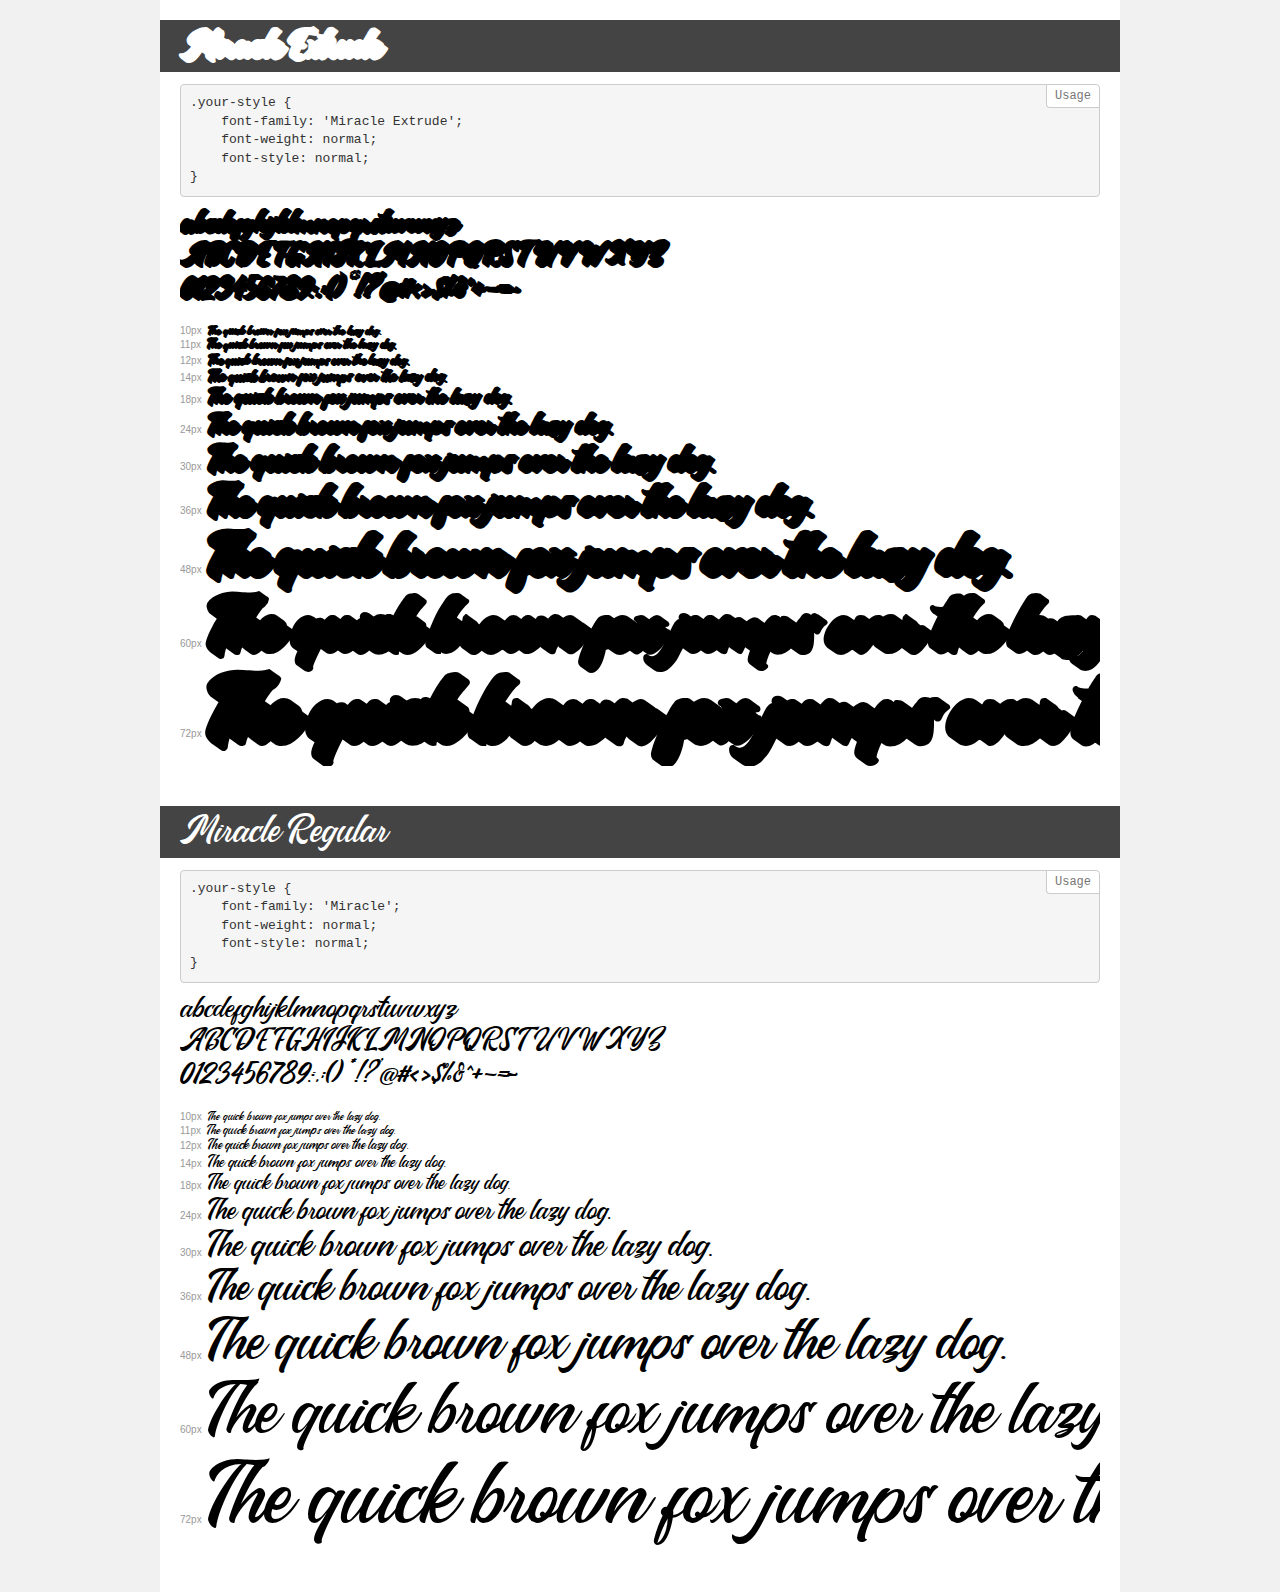
<file: fonts/demo.html>
<!DOCTYPE html>
<html>
<head>
    <meta charset="utf-8">
    <meta http-equiv="X-UA-Compatible" content="IE=edge">
    <meta name="viewport" content="width=device-width, initial-scale=1">
    <meta name="robots" content="noindex, noarchive">
    <meta name="format-detection" content="telephone=no">
    <title>Transfonter demo</title>
    <link href="stylesheet.css" rel="stylesheet">
    <style>
        /*
        http://meyerweb.com/eric/tools/css/reset/
        v2.0 | 20110126
        License: none (public domain)
        */
        html, body, div, span, applet, object, iframe,
        h1, h2, h3, h4, h5, h6, p, blockquote, pre,
        a, abbr, acronym, address, big, cite, code,
        del, dfn, em, img, ins, kbd, q, s, samp,
        small, strike, strong, sub, sup, tt, var,
        b, u, i, center,
        dl, dt, dd, ol, ul, li,
        fieldset, form, label, legend,
        table, caption, tbody, tfoot, thead, tr, th, td,
        article, aside, canvas, details, embed,
        figure, figcaption, footer, header, hgroup,
        menu, nav, output, ruby, section, summary,
        time, mark, audio, video {
            margin: 0;
            padding: 0;
            border: 0;
            font-size: 100%;
            font: inherit;
            vertical-align: baseline;
        }
        /* HTML5 display-role reset for older browsers */
        article, aside, details, figcaption, figure,
        footer, header, hgroup, menu, nav, section {
            display: block;
        }
        body {
            line-height: 1;
        }
        ol, ul {
            list-style: none;
        }
        blockquote, q {
            quotes: none;
        }
        blockquote:before, blockquote:after,
        q:before, q:after {
            content: '';
            content: none;
        }
        table {
            border-collapse: collapse;
            border-spacing: 0;
        }
        /* common styles */
        body {
            background: #f1f1f1;
            color: #000;
        }
        .page {
            background: #fff;
            width: 920px;
            margin: 0 auto;
            padding: 20px 20px 0 20px;
            overflow: hidden;
        }
        .font-container {
            overflow-x: auto;
            overflow-y: hidden;
            margin-bottom: 40px;
            line-height: 1.3;
            white-space: nowrap;
            padding-bottom: 5px;
        }
        h1 {
            position: relative;
            background: #444;
            font-size: 32px;
            color: #fff;
            padding: 10px 20px;
            margin: 0 -20px 12px -20px;
        }
        .letters {
            font-size: 25px;
            margin-bottom: 20px;
        }
        .s10:before {
            content: '10px';
        }
        .s11:before {
            content: '11px';
        }
        .s12:before {
            content: '12px';
        }
        .s14:before {
            content: '14px';
        }
        .s18:before {
            content: '18px';
        }
        .s24:before {
            content: '24px';
        }
        .s30:before {
            content: '30px';
        }
        .s36:before {
            content: '36px';
        }
        .s48:before {
            content: '48px';
        }
        .s60:before {
            content: '60px';
        }
        .s72:before {
            content: '72px';
        }
        .s10:before, .s11:before, .s12:before, .s14:before,
        .s18:before, .s24:before, .s30:before, .s36:before,
        .s48:before, .s60:before, .s72:before {
            font-family: Arial, sans-serif;
            font-size: 10px;
            font-weight: normal;
            font-style: normal;
            color: #999;
            padding-right: 6px;
        }
        pre {
            display: block;
            position: relative;
            padding: 9px;
            margin: 0 0 10px;
            font-family: Monaco, Menlo, Consolas, "Courier New", monospace !important;
            font-size: 13px;
            line-height: 1.428571429;
            color: #333;
            font-weight: normal !important;
            font-style: normal !important;
            background-color: #f5f5f5;
            border: 1px solid #ccc;
            overflow-x: auto;
            border-radius: 4px;
        }
        pre:after {
            display: block;
            position: absolute;
            right: 0;
            top: 0;
            content: 'Usage';
            line-height: 1;
            padding: 5px 8px;
            font-size: 12px;
            color: #767676;
            background-color: #fff;
            border: 1px solid #ccc;
            border-right: none;
            border-top: none;
            border-radius: 0 4px 0 4px;
            z-index: 10;
        }
        /* responsive */
        @media (max-width: 959px) {
            .page {
                width: auto;
                margin: 0;
            }
        }
    </style>
</head>
<body>
<div class="page">
    <div class="demo" style="font-family: 'Miracle Extrude'; font-weight: normal; font-style: normal;">
        <h1>Miracle Extrude</h1>
        <pre>.your-style {
    font-family: 'Miracle Extrude';
    font-weight: normal;
    font-style: normal;
}</pre>
        <div class="font-container">
            <p class="letters">
                abcdefghijklmnopqrstuvwxyz<br>
ABCDEFGHIJKLMNOPQRSTUVWXYZ<br>
                0123456789.:,;()*!?'@#<>$%&^+-=~
            </p>
            <p class="s10" style="font-size: 10px;">The quick brown fox jumps over the lazy dog.</p>
            <p class="s11" style="font-size: 11px;">The quick brown fox jumps over the lazy dog.</p>
            <p class="s12" style="font-size: 12px;">The quick brown fox jumps over the lazy dog.</p>
            <p class="s14" style="font-size: 14px;">The quick brown fox jumps over the lazy dog.</p>
            <p class="s18" style="font-size: 18px;">The quick brown fox jumps over the lazy dog.</p>
            <p class="s24" style="font-size: 24px;">The quick brown fox jumps over the lazy dog.</p>
            <p class="s30" style="font-size: 30px;">The quick brown fox jumps over the lazy dog.</p>
            <p class="s36" style="font-size: 36px;">The quick brown fox jumps over the lazy dog.</p>
            <p class="s48" style="font-size: 48px;">The quick brown fox jumps over the lazy dog.</p>
            <p class="s60" style="font-size: 60px;">The quick brown fox jumps over the lazy dog.</p>
            <p class="s72" style="font-size: 72px;">The quick brown fox jumps over the lazy dog.</p>
        </div>
    </div>
    <div class="demo" style="font-family: 'Miracle'; font-weight: normal; font-style: normal;">
        <h1>Miracle Regular</h1>
        <pre>.your-style {
    font-family: 'Miracle';
    font-weight: normal;
    font-style: normal;
}</pre>
        <div class="font-container">
            <p class="letters">
                abcdefghijklmnopqrstuvwxyz<br>
ABCDEFGHIJKLMNOPQRSTUVWXYZ<br>
                0123456789.:,;()*!?'@#<>$%&^+-=~
            </p>
            <p class="s10" style="font-size: 10px;">The quick brown fox jumps over the lazy dog.</p>
            <p class="s11" style="font-size: 11px;">The quick brown fox jumps over the lazy dog.</p>
            <p class="s12" style="font-size: 12px;">The quick brown fox jumps over the lazy dog.</p>
            <p class="s14" style="font-size: 14px;">The quick brown fox jumps over the lazy dog.</p>
            <p class="s18" style="font-size: 18px;">The quick brown fox jumps over the lazy dog.</p>
            <p class="s24" style="font-size: 24px;">The quick brown fox jumps over the lazy dog.</p>
            <p class="s30" style="font-size: 30px;">The quick brown fox jumps over the lazy dog.</p>
            <p class="s36" style="font-size: 36px;">The quick brown fox jumps over the lazy dog.</p>
            <p class="s48" style="font-size: 48px;">The quick brown fox jumps over the lazy dog.</p>
            <p class="s60" style="font-size: 60px;">The quick brown fox jumps over the lazy dog.</p>
            <p class="s72" style="font-size: 72px;">The quick brown fox jumps over the lazy dog.</p>
        </div>
    </div>
</div>
</body>
</html>
</file>
<file: fonts/stylesheet.css>
@font-face {
    font-family: 'Miracle Extrude';
    src: url('Miracle-Extrude.eot');
    src: local('Miracle Extrude'), local('Miracle-Extrude'),
        url('Miracle-Extrude.eot?#iefix') format('embedded-opentype'),
        url('Miracle-Extrude.woff2') format('woff2'),
        url('Miracle-Extrude.woff') format('woff'),
        url('Miracle-Extrude.ttf') format('truetype');
    font-weight: normal;
    font-style: normal;
}

@font-face {
    font-family: 'Miracle';
    src: url('Miracle-Regular.eot');
    src: local('Miracle Regular'), local('Miracle-Regular'),
        url('Miracle-Regular.eot?#iefix') format('embedded-opentype'),
        url('Miracle-Regular.woff2') format('woff2'),
        url('Miracle-Regular.woff') format('woff'),
        url('Miracle-Regular.ttf') format('truetype');
    font-weight: normal;
    font-style: normal;
}
</file>
<file: css/style.css>
@import "_normalize.css";
@import "_fonts.css";
@import "_global.css";




@import "./components/_header.css";
@import "./components/_bankHotel.css";
@import "./components/_check.css";
@import "./components/_aboutUs.css";
@import "./components/_roomsANDapartments.css";
@import "./components/_facilities.css";
@import "./components/_zones.css";
@import "./components/_best.css";
@import "./components/_gallery.css";
@import "./components/_get.css";
@import "./components/_footer.css";


@import "./components/_superior.css";
@import "./components/_premier.css";
@import "./components/_bathroom.css";


@import "./components/_safe.css";
@import "./components/_service.css";


@import "_media.css";
</file>
